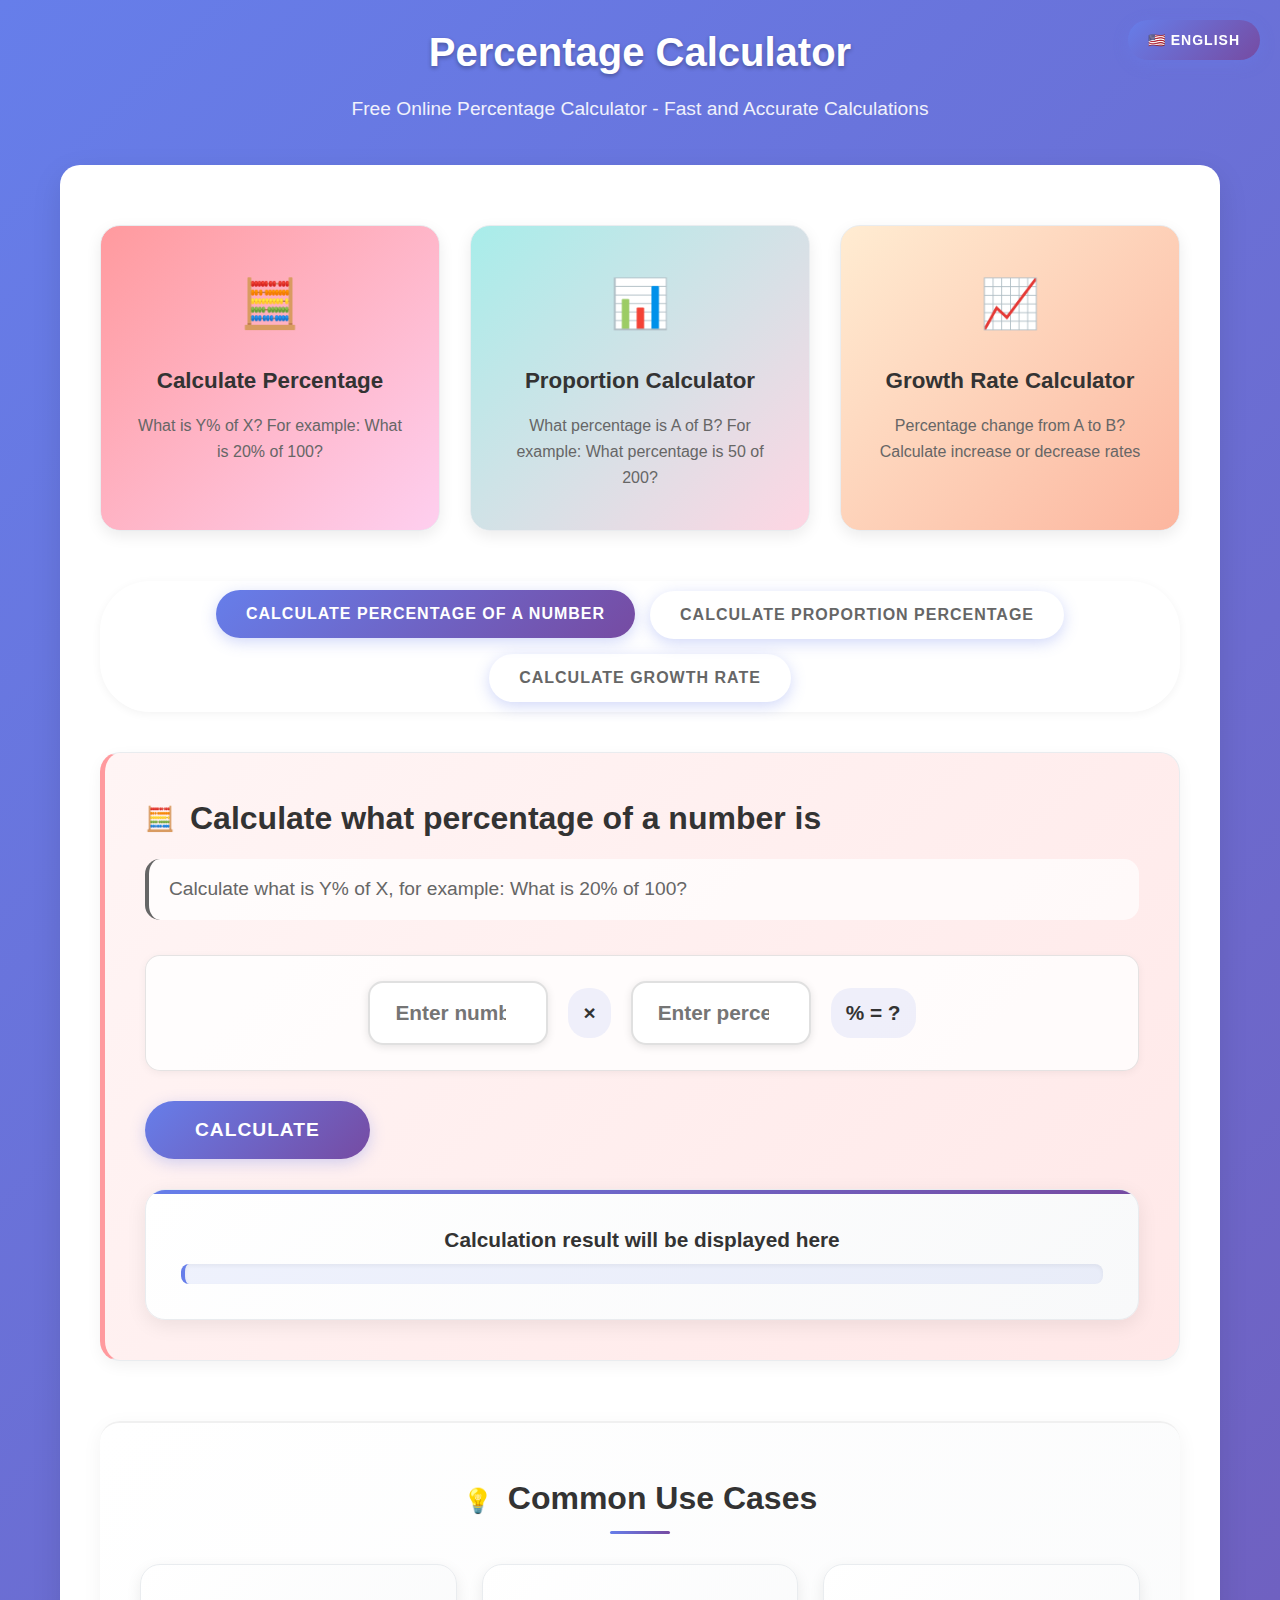
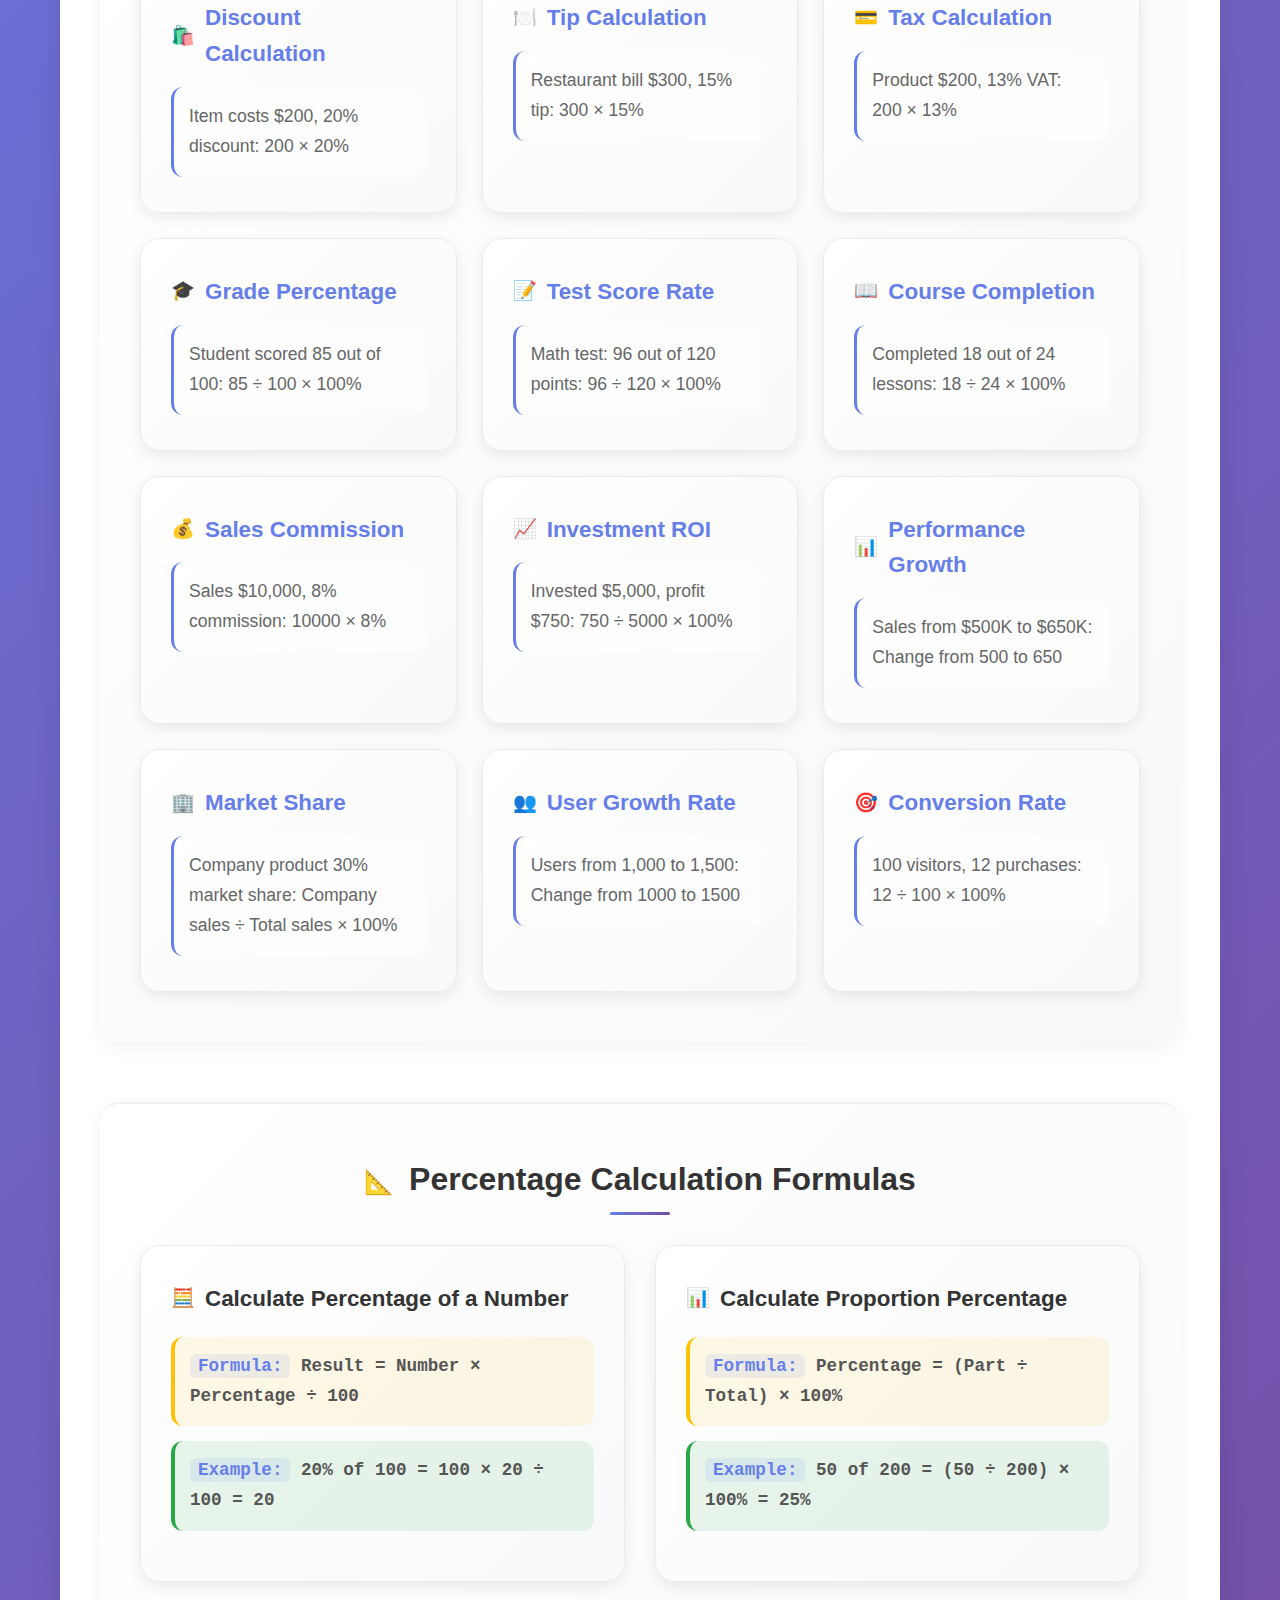
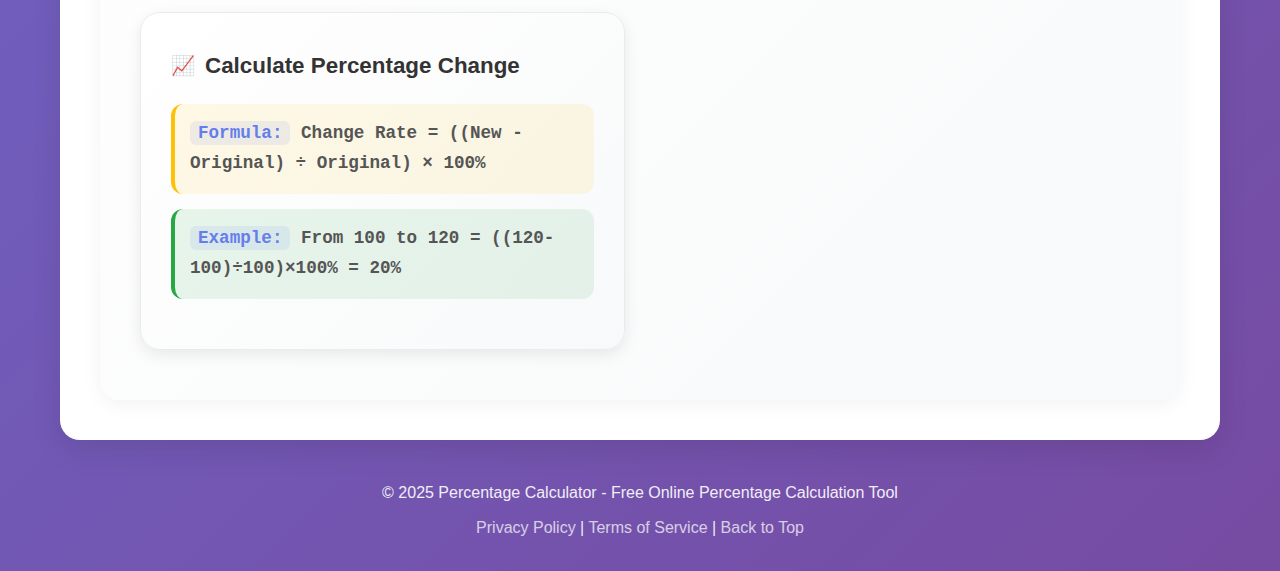
<file: index.html>
<!DOCTYPE html>
<html lang="en">
<head>
    <meta charset="UTF-8">
    <meta name="viewport" content="width=device-width, initial-scale=1.0">
    <meta name="description" content="Free Online Percentage Calculator - Calculate percentages, proportions, growth rates and more. Easy-to-use online percentage calculation tool.">
    <meta name="keywords" content="percentage calculator,online percentage calculator,calculate percentage,percentage tool,proportion calculator,growth rate calculator">
    <title>Percentage Calculator - Free Online Percentage, Proportion & Growth Rate Calculator</title>
    <link rel="stylesheet" href="style.css">
    
    <!-- Hreflang tags for SEO -->
    <link rel="alternate" hreflang="x-default" href="./index.html" />
    <link rel="alternate" hreflang="zh" href="./zh/index.html" />
    <link rel="alternate" hreflang="es" href="./es/index.html" />
    <link rel="alternate" hreflang="ja" href="./ja/index.html" />
    <link rel="alternate" hreflang="ko" href="./ko/index.html" />
</head>
<body>
    <div class="container">
        <!-- Language Switcher -->
        <div class="language-switcher">
            <div class="language-menu">
                <button class="current-lang">🇺🇸 English</button>
                <div class="lang-dropdown">
                    <a href="./zh/index.html">🇨🇳 中文</a>
                    <a href="./es/index.html">🇪🇸 Español</a>
                    <a href="./ja/index.html">🇯🇵 日本語</a>
                    <a href="./ko/index.html">🇰🇷 한국어</a>
                </div>
            </div>
        </div>

        <header>
            <h1>Percentage Calculator</h1>
            <p class="subtitle">Free Online Percentage Calculator - Fast and Accurate Calculations</p>
        </header>

        <main>
            <div class="feature-cards">
                <div class="feature-card" onclick="switchTab('percent-of')">
                    <div class="feature-icon">🧮</div>
                    <h3>Calculate Percentage</h3>
                    <p>What is Y% of X? For example: What is 20% of 100?</p>
                </div>
                <div class="feature-card" onclick="switchTab('percentage-of')">
                    <div class="feature-icon">📊</div>
                    <h3>Proportion Calculator</h3>
                    <p>What percentage is A of B? For example: What percentage is 50 of 200?</p>
                </div>
                <div class="feature-card" onclick="switchTab('percentage-change')">
                    <div class="feature-icon">📈</div>
                    <h3>Growth Rate Calculator</h3>
                    <p>Percentage change from A to B? Calculate increase or decrease rates</p>
                </div>
            </div>

            <div class="calculator-tabs">
                <button class="tab-btn active" data-tab="percent-of">Calculate Percentage of a Number</button>
                <button class="tab-btn" data-tab="percentage-of">Calculate Proportion Percentage</button>
                <button class="tab-btn" data-tab="percentage-change">Calculate Growth Rate</button>
            </div>

            <div class="calculator-content">
                <!-- Calculate Percentage of a Number -->
                <div class="calculator-section active" id="percent-of">
                    <h2>Calculate what percentage of a number is</h2>
                    <p class="section-desc">Calculate what is Y% of X, for example: What is 20% of 100?</p>
                    <div class="input-group">
                        <div class="input-row">
                            <input type="number" id="percent-value" placeholder="Enter number" step="any">
                            <span>×</span>
                            <input type="number" id="percent-rate" placeholder="Enter percentage" step="any">
                            <span>% = ?</span>
                        </div>
                        <button onclick="calculatePercentOf()">Calculate</button>
                    </div>
                    <div class="result" id="percent-of-result">
                        <div class="result-text">Calculation result will be displayed here</div>
                        <div class="result-formula"></div>
                    </div>
                </div>

                <!-- Calculate Proportion Percentage -->
                <div class="calculator-section" id="percentage-of">
                    <h2>Calculate what percentage one number is of another</h2>
                    <p class="section-desc">Calculate what percentage A is of B, for example: What percentage is 50 of 200?</p>
                    <div class="input-group">
                        <div class="input-row">
                            <input type="number" id="part-value" placeholder="Enter part value" step="any">
                            <span>÷</span>
                            <input type="number" id="total-value" placeholder="Enter total value" step="any">
                            <span>× 100% = ?</span>
                        </div>
                        <button onclick="calculatePercentageOf()">Calculate</button>
                    </div>
                    <div class="result" id="percentage-of-result">
                        <div class="result-text">Calculation result will be displayed here</div>
                        <div class="result-formula"></div>
                    </div>
                </div>

                <!-- Calculate Growth Rate -->
                <div class="calculator-section" id="percentage-change">
                    <h2>Calculate percentage change from one number to another</h2>
                    <p class="section-desc">Calculate percentage change from A to B, including increases and decreases</p>
                    <div class="input-group">
                        <div class="input-row">
                            <span>From</span>
                            <input type="number" id="old-value" placeholder="Original value" step="any">
                            <span>to</span>
                            <input type="number" id="new-value" placeholder="New value" step="any">
                            <span>= ?% change</span>
                        </div>
                        <button onclick="calculatePercentageChange()">Calculate</button>
                    </div>
                    <div class="result" id="percentage-change-result">
                        <div class="result-text">Calculation result will be displayed here</div>
                        <div class="result-formula"></div>
                    </div>
                </div>
            </div>

            <div class="usage-examples">
                <h3>Common Use Cases</h3>
                <div class="examples-grid">
                    <!-- Shopping & Consumer -->
                    <div class="example-card">
                        <h4>Discount Calculation</h4>
                        <p>Item costs $200, 20% discount: 200 × 20%</p>
                    </div>
                    <div class="example-card">
                        <h4>Tip Calculation</h4>
                        <p>Restaurant bill $300, 15% tip: 300 × 15%</p>
                    </div>
                    <div class="example-card">
                        <h4>Tax Calculation</h4>
                        <p>Product $200, 13% VAT: 200 × 13%</p>
                    </div>

                    <!-- Education & Grades -->
                    <div class="example-card">
                        <h4>Grade Percentage</h4>
                        <p>Student scored 85 out of 100: 85 ÷ 100 × 100%</p>
                    </div>
                    <div class="example-card">
                        <h4>Test Score Rate</h4>
                        <p>Math test: 96 out of 120 points: 96 ÷ 120 × 100%</p>
                    </div>
                    <div class="example-card">
                        <h4>Course Completion</h4>
                        <p>Completed 18 out of 24 lessons: 18 ÷ 24 × 100%</p>
                    </div>

                    <!-- Business & Investment -->
                    <div class="example-card">
                        <h4>Sales Commission</h4>
                        <p>Sales $10,000, 8% commission: 10000 × 8%</p>
                    </div>
                    <div class="example-card">
                        <h4>Investment ROI</h4>
                        <p>Invested $5,000, profit $750: 750 ÷ 5000 × 100%</p>
                    </div>
                    <div class="example-card">
                        <h4>Performance Growth</h4>
                        <p>Sales from $500K to $650K: Change from 500 to 650</p>
                    </div>

                    <!-- Data Analysis -->
                    <div class="example-card">
                        <h4>Market Share</h4>
                        <p>Company product 30% market share: Company sales ÷ Total sales × 100%</p>
                    </div>
                    <div class="example-card">
                        <h4>User Growth Rate</h4>
                        <p>Users from 1,000 to 1,500: Change from 1000 to 1500</p>
                    </div>
                    <div class="example-card">
                        <h4>Conversion Rate</h4>
                        <p>100 visitors, 12 purchases: 12 ÷ 100 × 100%</p>
                    </div>
                </div>
            </div>

            <div class="formula-explanation">
                <h3>Percentage Calculation Formulas</h3>
                <div class="formula-grid">
                    <div class="formula-item">
                        <h4>Calculate Percentage of a Number</h4>
                        <p><strong>Formula:</strong> Result = Number × Percentage ÷ 100</p>
                        <p><strong>Example:</strong> 20% of 100 = 100 × 20 ÷ 100 = 20</p>
                    </div>
                    <div class="formula-item">
                        <h4>Calculate Proportion Percentage</h4>
                        <p><strong>Formula:</strong> Percentage = (Part ÷ Total) × 100%</p>
                        <p><strong>Example:</strong> 50 of 200 = (50 ÷ 200) × 100% = 25%</p>
                    </div>
                    <div class="formula-item">
                        <h4>Calculate Percentage Change</h4>
                        <p><strong>Formula:</strong> Change Rate = ((New - Original) ÷ Original) × 100%</p>
                        <p><strong>Example:</strong> From 100 to 120 = ((120-100)÷100)×100% = 20%</p>
                    </div>
                </div>
            </div>
        </main>

        <footer>
            <p>&copy; 2025 Percentage Calculator - Free Online Percentage Calculation Tool</p>
            <p class="footer-links">
                <a href="privacy-policy.html">Privacy Policy</a> | 
                <a href="terms-of-service.html">Terms of Service</a> | 
                <a href="#" onclick="scrollToTop()">Back to Top</a>
            </p>
        </footer>
    </div>

    <script src="script.js"></script>
</body>
</html>
</file>
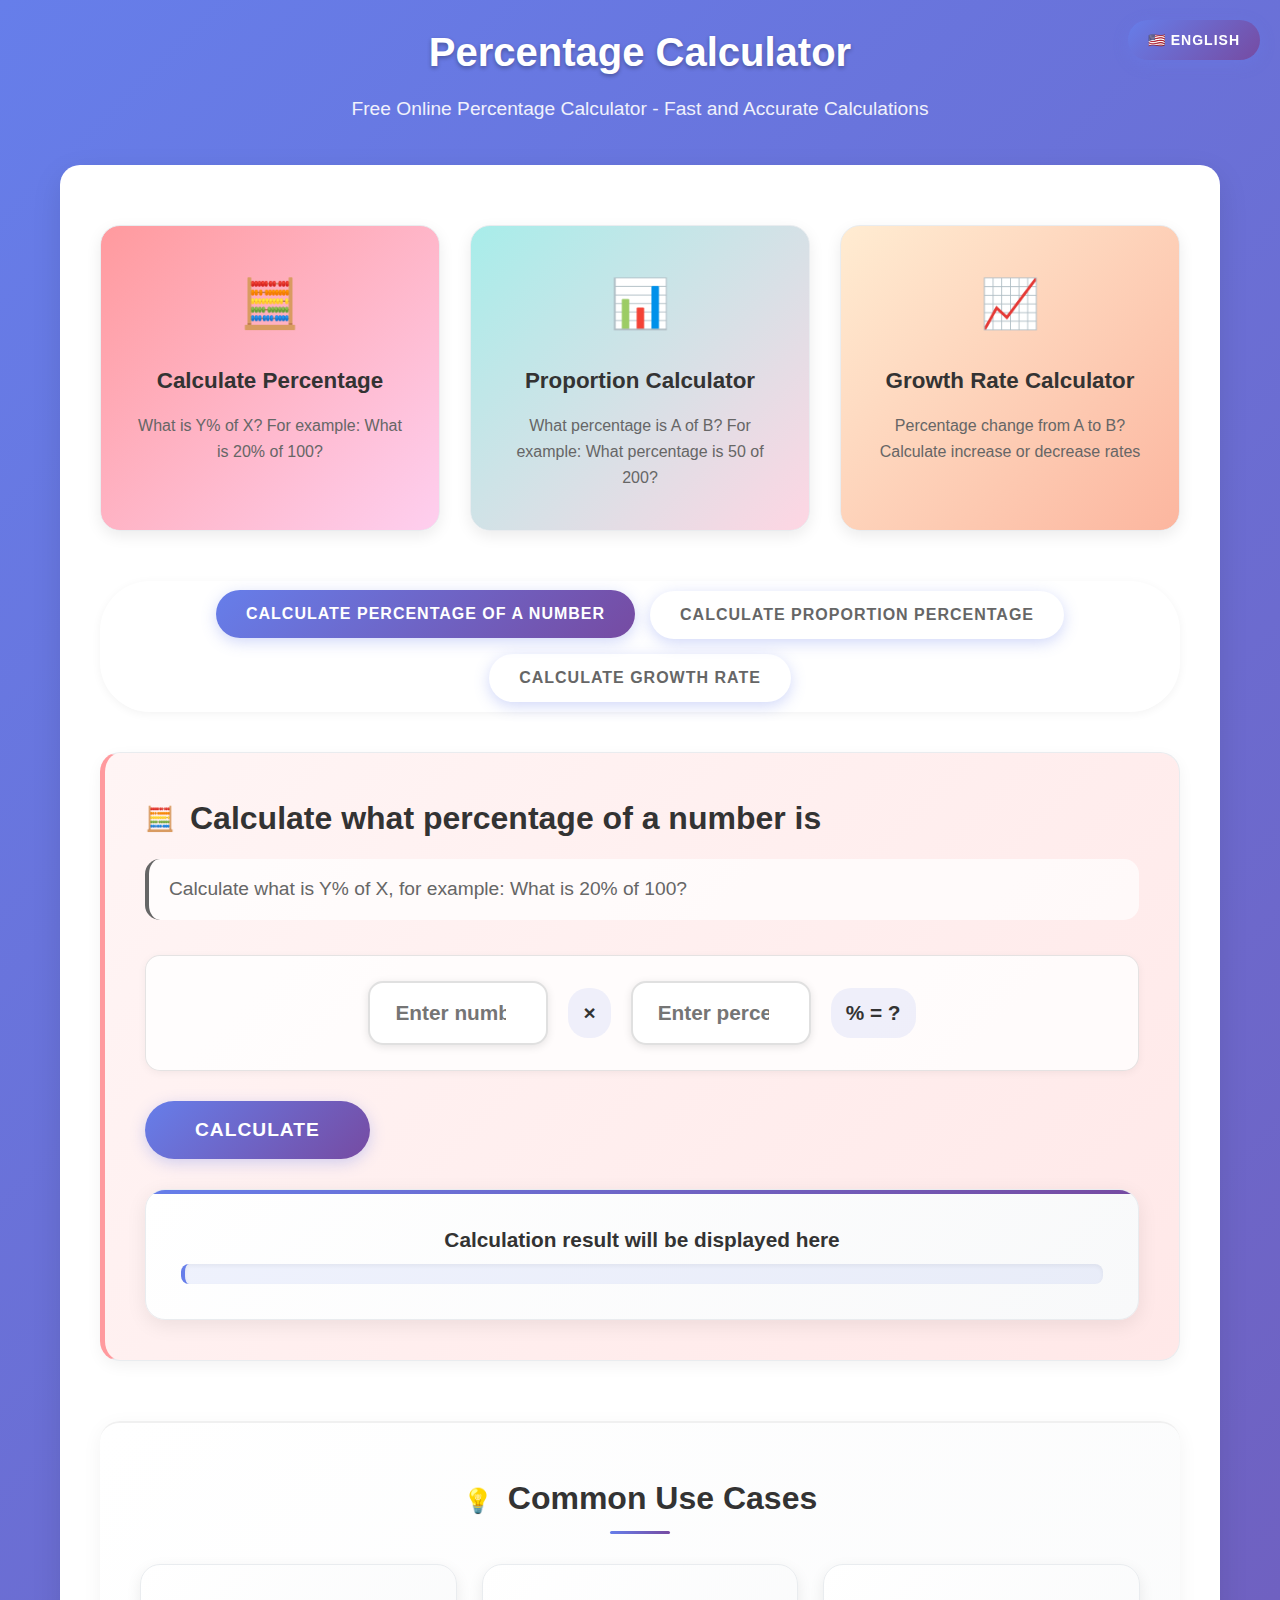
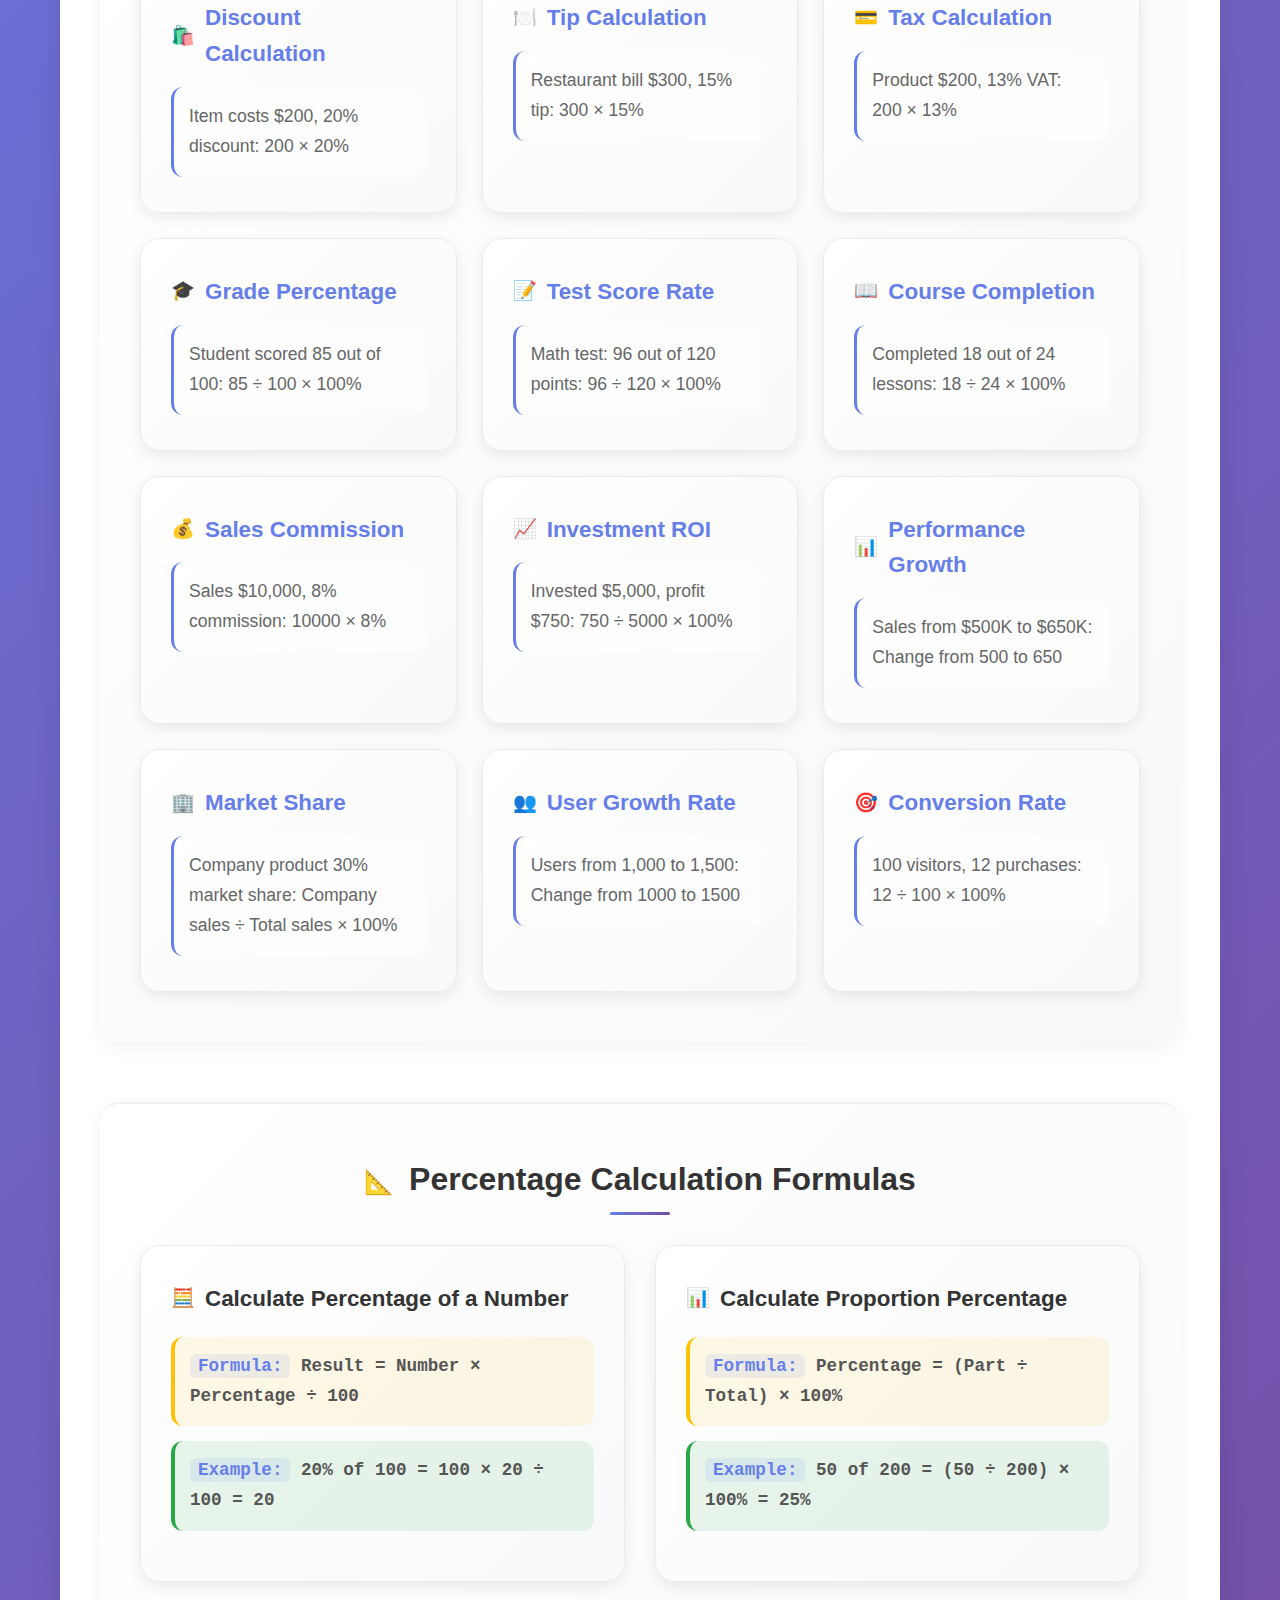
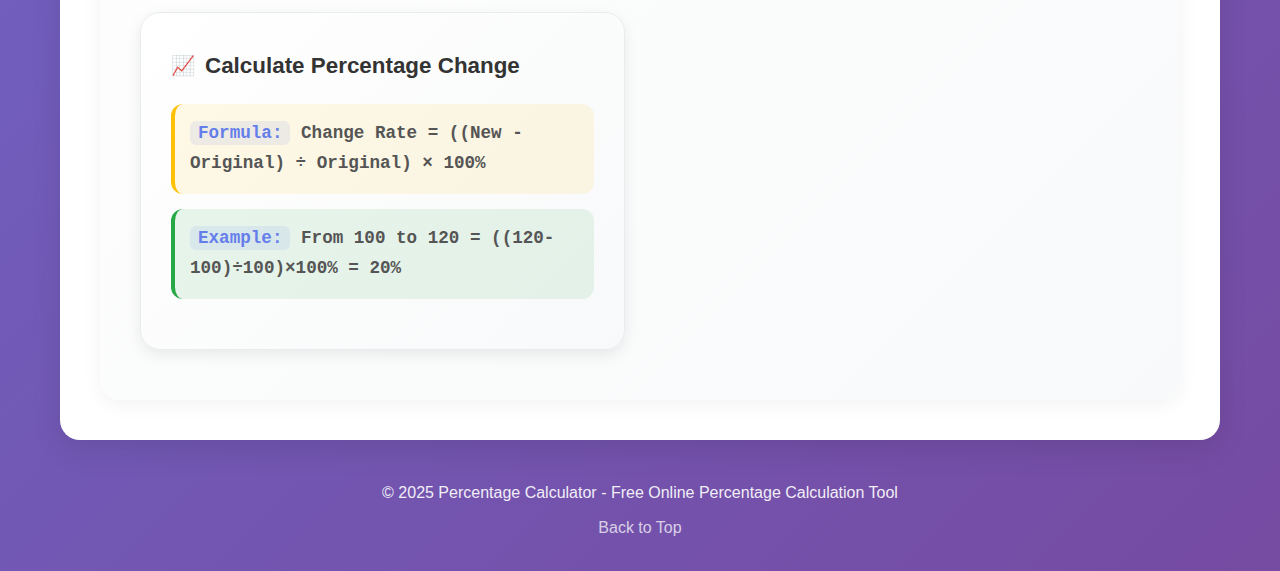
<file: en/index.html>
<!DOCTYPE html>
<html lang="en">
<head>
    <meta charset="UTF-8">
    <meta name="viewport" content="width=device-width, initial-scale=1.0">
    <meta name="description" content="Free Online Percentage Calculator - Calculate percentages, proportions, growth rates and more. Easy-to-use online percentage calculation tool.">
    <meta name="keywords" content="percentage calculator,online percentage calculator,calculate percentage,percentage tool,proportion calculator,growth rate calculator">
    <title>Percentage Calculator - Free Online Percentage, Proportion & Growth Rate Calculator</title>
    <link rel="stylesheet" href="../style.css">
    
    <!-- Hreflang tags for SEO -->
    <link rel="alternate" hreflang="x-default" href="../index.html" />
    <link rel="alternate" hreflang="en" href="../en/index.html" />
    <link rel="alternate" hreflang="zh" href="../zh/index.html" />
    <link rel="alternate" hreflang="es" href="../es/index.html" />
    <link rel="alternate" hreflang="ja" href="../ja/index.html" />
    <link rel="alternate" hreflang="ko" href="../ko/index.html" />
    <link rel="alternate" hreflang="fr" href="../fr/index.html" />
    <link rel="alternate" hreflang="de" href="../de/index.html" />
    <link rel="alternate" hreflang="ru" href="../ru/index.html" />
    <link rel="alternate" hreflang="pt" href="../pt/index.html" />
    <link rel="alternate" hreflang="it" href="../it/index.html" />
</head>
<body>
    <div class="container">
        <!-- Language Switcher -->
        <div class="language-switcher">
            <div class="language-menu">
                <button class="current-lang">🇺🇸 English</button>
                <div class="lang-dropdown">
                    <a href="../zh/index.html">🇨🇳 中文</a>
                    <a href="../es/index.html">🇪🇸 Español</a>
                    <a href="../ja/index.html">🇯🇵 日本語</a>
                    <a href="../ko/index.html">🇰🇷 한국어</a>
                    <a href="../fr/index.html">🇫🇷 Français</a>
                    <a href="../de/index.html">🇩🇪 Deutsch</a>
                    <a href="../ru/index.html">🇷🇺 Русский</a>
                    <a href="../pt/index.html">🇵🇹 Português</a>
                    <a href="../it/index.html">🇮🇹 Italiano</a>
                </div>
            </div>
        </div>

        <header>
            <h1>Percentage Calculator</h1>
            <p class="subtitle">Free Online Percentage Calculator - Fast and Accurate Calculations</p>
        </header>

        <main>
            <div class="feature-cards">
                <div class="feature-card" onclick="switchTab('percent-of')">
                    <div class="feature-icon">🧮</div>
                    <h3>Calculate Percentage</h3>
                    <p>What is Y% of X? For example: What is 20% of 100?</p>
                </div>
                <div class="feature-card" onclick="switchTab('percentage-of')">
                    <div class="feature-icon">📊</div>
                    <h3>Proportion Calculator</h3>
                    <p>What percentage is A of B? For example: What percentage is 50 of 200?</p>
                </div>
                <div class="feature-card" onclick="switchTab('percentage-change')">
                    <div class="feature-icon">📈</div>
                    <h3>Growth Rate Calculator</h3>
                    <p>Percentage change from A to B? Calculate increase or decrease rates</p>
                </div>
            </div>

            <div class="calculator-tabs">
                <button class="tab-btn active" data-tab="percent-of">Calculate Percentage of a Number</button>
                <button class="tab-btn" data-tab="percentage-of">Calculate Proportion Percentage</button>
                <button class="tab-btn" data-tab="percentage-change">Calculate Growth Rate</button>
            </div>

            <div class="calculator-content">
                <!-- Calculate Percentage of a Number -->
                <div class="calculator-section active" id="percent-of">
                    <h2>Calculate what percentage of a number is</h2>
                    <p class="section-desc">Calculate what is Y% of X, for example: What is 20% of 100?</p>
                    <div class="input-group">
                        <div class="input-row">
                            <input type="number" id="percent-value" placeholder="Enter number" step="any">
                            <span>×</span>
                            <input type="number" id="percent-rate" placeholder="Enter percentage" step="any">
                            <span>% = ?</span>
                        </div>
                        <button onclick="calculatePercentOf()">Calculate</button>
                    </div>
                    <div class="result" id="percent-of-result">
                        <div class="result-text">Calculation result will be displayed here</div>
                        <div class="result-formula"></div>
                    </div>
                </div>

                <!-- Calculate Proportion Percentage -->
                <div class="calculator-section" id="percentage-of">
                    <h2>Calculate what percentage one number is of another</h2>
                    <p class="section-desc">Calculate what percentage A is of B, for example: What percentage is 50 of 200?</p>
                    <div class="input-group">
                        <div class="input-row">
                            <input type="number" id="part-value" placeholder="Enter part value" step="any">
                            <span>÷</span>
                            <input type="number" id="total-value" placeholder="Enter total value" step="any">
                            <span>× 100% = ?</span>
                        </div>
                        <button onclick="calculatePercentageOf()">Calculate</button>
                    </div>
                    <div class="result" id="percentage-of-result">
                        <div class="result-text">Calculation result will be displayed here</div>
                        <div class="result-formula"></div>
                    </div>
                </div>

                <!-- Calculate Growth Rate -->
                <div class="calculator-section" id="percentage-change">
                    <h2>Calculate percentage change from one number to another</h2>
                    <p class="section-desc">Calculate percentage change from A to B, including increases and decreases</p>
                    <div class="input-group">
                        <div class="input-row">
                            <span>From</span>
                            <input type="number" id="old-value" placeholder="Original value" step="any">
                            <span>to</span>
                            <input type="number" id="new-value" placeholder="New value" step="any">
                            <span>= ?% change</span>
                        </div>
                        <button onclick="calculatePercentageChange()">Calculate</button>
                    </div>
                    <div class="result" id="percentage-change-result">
                        <div class="result-text">Calculation result will be displayed here</div>
                        <div class="result-formula"></div>
                    </div>
                </div>
            </div>

            <div class="usage-examples">
                <h3>Common Use Cases</h3>
                <div class="examples-grid">
                    <!-- Shopping & Consumer -->
                    <div class="example-card">
                        <h4>Discount Calculation</h4>
                        <p>Item costs $200, 20% discount: 200 × 20%</p>
                    </div>
                    <div class="example-card">
                        <h4>Tip Calculation</h4>
                        <p>Restaurant bill $300, 15% tip: 300 × 15%</p>
                    </div>
                    <div class="example-card">
                        <h4>Tax Calculation</h4>
                        <p>Product $200, 13% VAT: 200 × 13%</p>
                    </div>

                    <!-- Education & Grades -->
                    <div class="example-card">
                        <h4>Grade Percentage</h4>
                        <p>Student scored 85 out of 100: 85 ÷ 100 × 100%</p>
                    </div>
                    <div class="example-card">
                        <h4>Test Score Rate</h4>
                        <p>Math test: 96 out of 120 points: 96 ÷ 120 × 100%</p>
                    </div>
                    <div class="example-card">
                        <h4>Course Completion</h4>
                        <p>Completed 18 out of 24 lessons: 18 ÷ 24 × 100%</p>
                    </div>

                    <!-- Business & Investment -->
                    <div class="example-card">
                        <h4>Sales Commission</h4>
                        <p>Sales $10,000, 8% commission: 10000 × 8%</p>
                    </div>
                    <div class="example-card">
                        <h4>Investment ROI</h4>
                        <p>Invested $5,000, profit $750: 750 ÷ 5000 × 100%</p>
                    </div>
                    <div class="example-card">
                        <h4>Performance Growth</h4>
                        <p>Sales from $500K to $650K: Change from 500 to 650</p>
                    </div>

                    <!-- Data Analysis -->
                    <div class="example-card">
                        <h4>Market Share</h4>
                        <p>Company product 30% market share: Company sales ÷ Total sales × 100%</p>
                    </div>
                    <div class="example-card">
                        <h4>User Growth Rate</h4>
                        <p>Users from 1,000 to 1,500: Change from 1000 to 1500</p>
                    </div>
                    <div class="example-card">
                        <h4>Conversion Rate</h4>
                        <p>100 visitors, 12 purchases: 12 ÷ 100 × 100%</p>
                    </div>
                </div>
            </div>

            <div class="formula-explanation">
                <h3>Percentage Calculation Formulas</h3>
                <div class="formula-grid">
                    <div class="formula-item">
                        <h4>Calculate Percentage of a Number</h4>
                        <p><strong>Formula:</strong> Result = Number × Percentage ÷ 100</p>
                        <p><strong>Example:</strong> 20% of 100 = 100 × 20 ÷ 100 = 20</p>
                    </div>
                    <div class="formula-item">
                        <h4>Calculate Proportion Percentage</h4>
                        <p><strong>Formula:</strong> Percentage = (Part ÷ Total) × 100%</p>
                        <p><strong>Example:</strong> 50 of 200 = (50 ÷ 200) × 100% = 25%</p>
                    </div>
                    <div class="formula-item">
                        <h4>Calculate Percentage Change</h4>
                        <p><strong>Formula:</strong> Change Rate = ((New - Original) ÷ Original) × 100%</p>
                        <p><strong>Example:</strong> From 100 to 120 = ((120-100)÷100)×100% = 20%</p>
                    </div>
                </div>
            </div>
        </main>

        <footer>
            <p>&copy; 2025 Percentage Calculator - Free Online Percentage Calculation Tool</p>
            <p class="footer-links">
                <a href="#" onclick="scrollToTop()">Back to Top</a>
            </p>
        </footer>
    </div>

    <script src="script.js"></script>
</body>
</html>
</file>
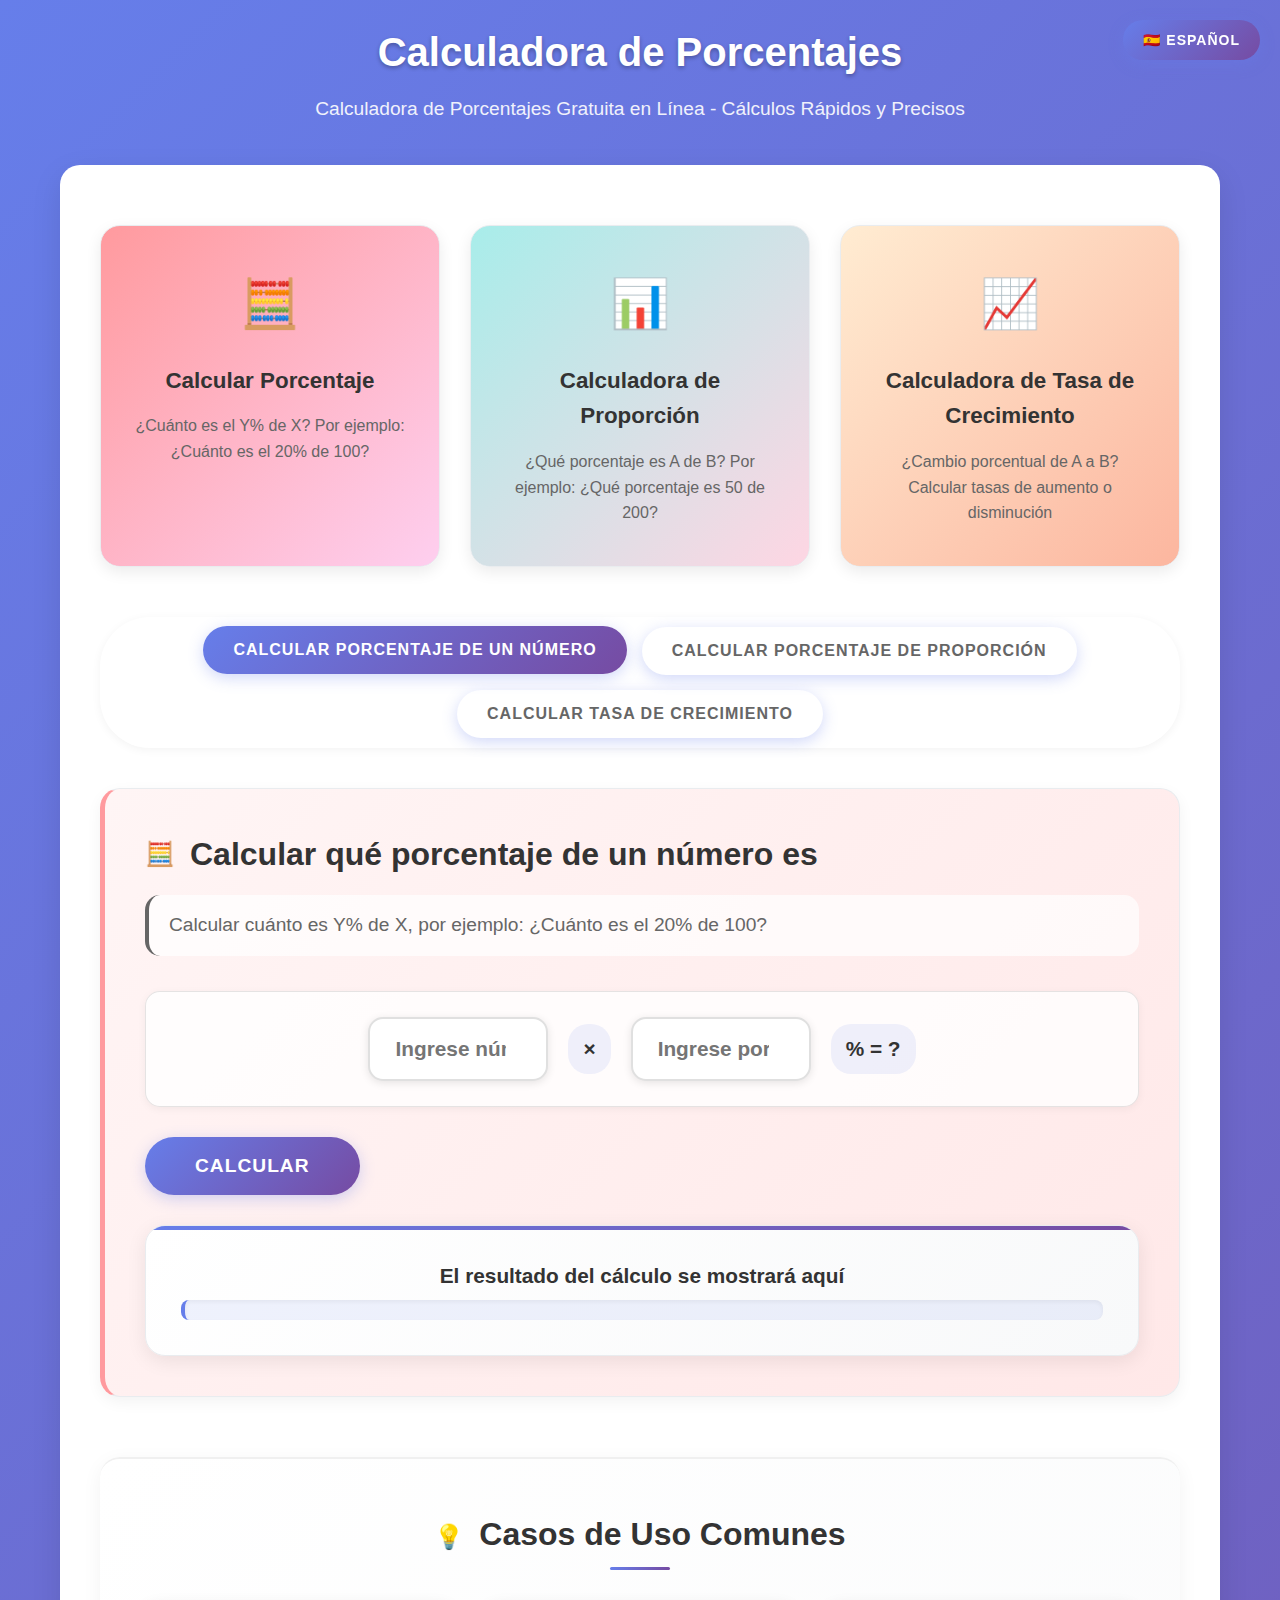
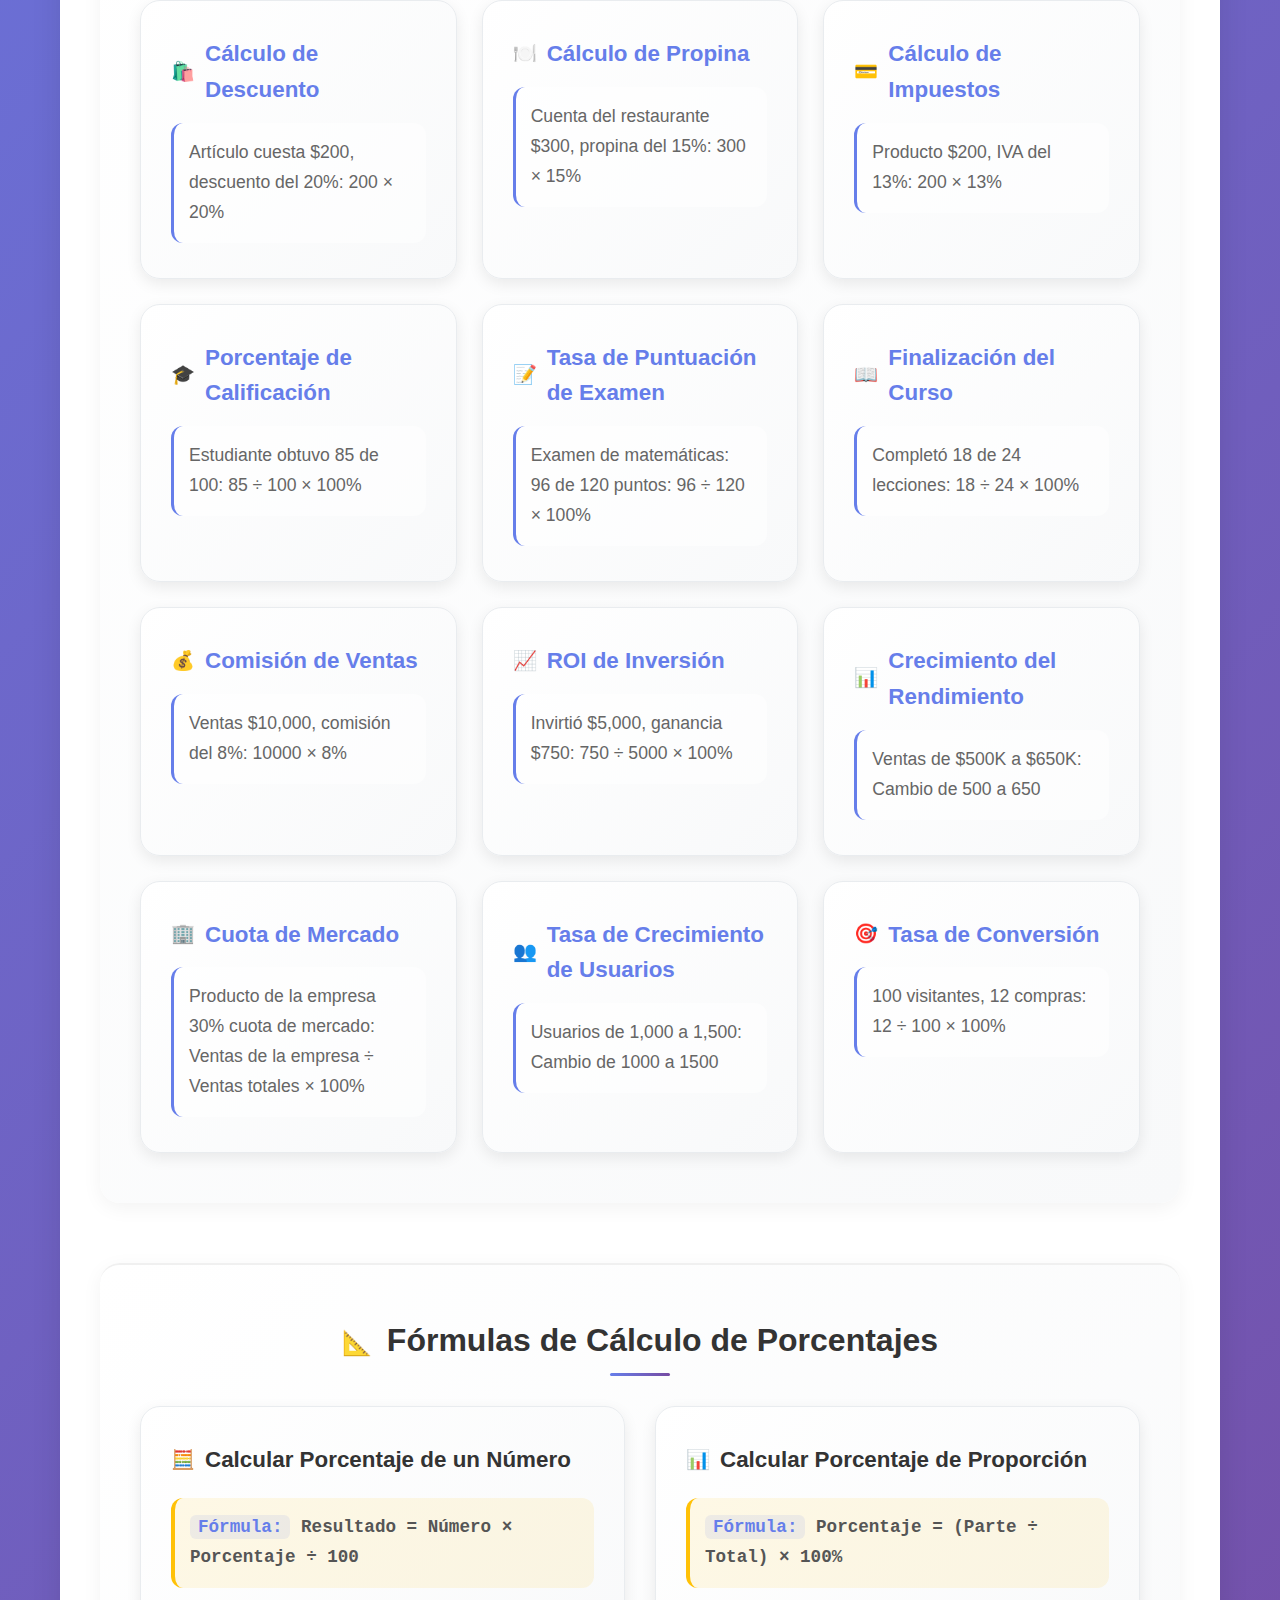
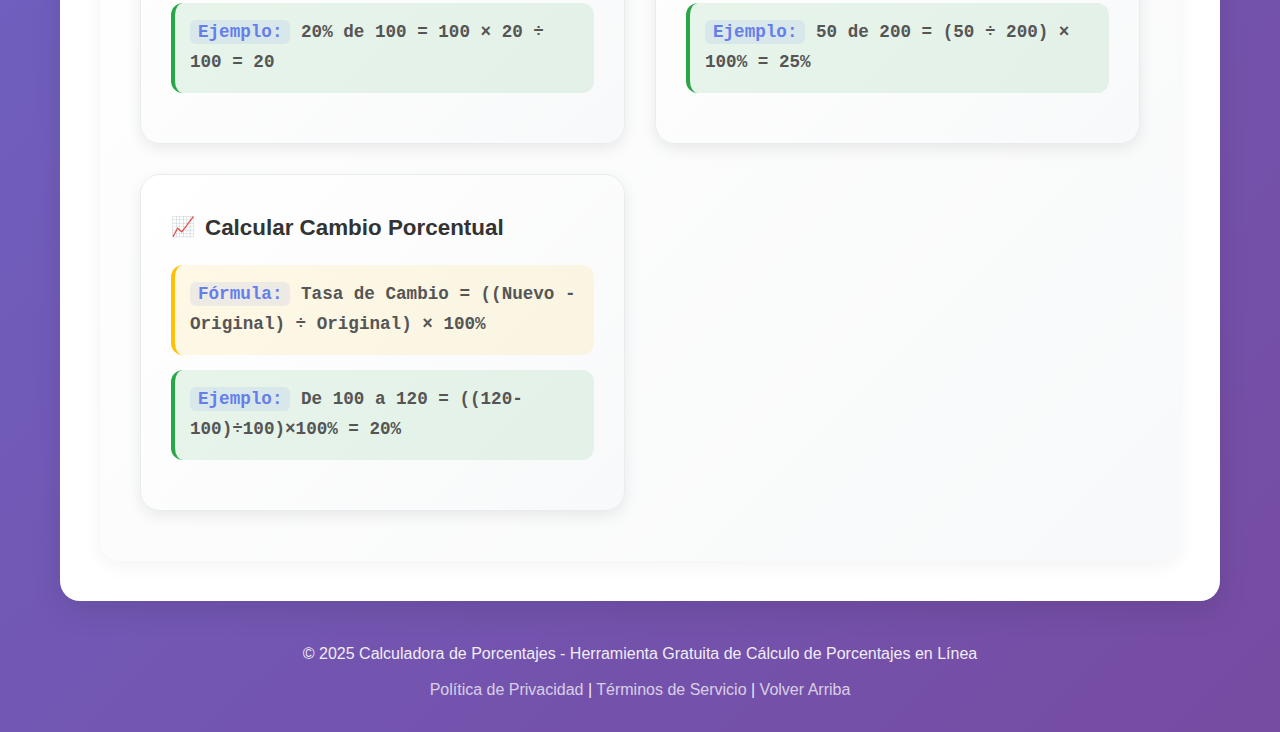
<file: es/index.html>
<!DOCTYPE html>
<html lang="es">
<head>
    <meta charset="UTF-8">
    <meta name="viewport" content="width=device-width, initial-scale=1.0">
    <meta name="description" content="Calculadora de Porcentajes Gratuita en Línea - Calcula porcentajes, proporciones, tasas de crecimiento y más. Herramienta fácil de usar para cálculos de porcentajes.">
    <meta name="keywords" content="calculadora de porcentajes,calculadora de porcentajes en línea,calcular porcentaje,herramienta de porcentajes,calculadora de proporciones,calculadora de tasa de crecimiento">
    <title>Calculadora de Porcentajes - Calculadora Gratuita de Porcentajes, Proporciones y Tasas de Crecimiento</title>
    <link rel="stylesheet" href="../style.css">
    
    <!-- Hreflang tags for SEO -->
    <link rel="alternate" hreflang="x-default" href="../index.html" />
    <link rel="alternate" hreflang="zh" href="../zh/index.html" />
    <link rel="alternate" hreflang="es" href="../es/index.html" />
    <link rel="alternate" hreflang="ja" href="../ja/index.html" />
    <link rel="alternate" hreflang="ko" href="../ko/index.html" />
</head>
<body>
    <div class="container">
        <!-- Language Switcher -->
        <div class="language-switcher">
            <div class="language-menu">
                <button class="current-lang">🇪🇸 Español</button>
                <div class="lang-dropdown">
                    <a href="../index.html">🇺🇸 English</a>
                    <a href="../zh/index.html">🇨🇳 中文</a>
                    <a href="../ja/index.html">🇯🇵 日本語</a>
                    <a href="../ko/index.html">🇰🇷 한국어</a>
                </div>
            </div>
        </div>

        <header>
            <h1>Calculadora de Porcentajes</h1>
            <p class="subtitle">Calculadora de Porcentajes Gratuita en Línea - Cálculos Rápidos y Precisos</p>
        </header>

        <main>
            <div class="feature-cards">
                <div class="feature-card" onclick="switchTab('percent-of')">
                    <div class="feature-icon">🧮</div>
                    <h3>Calcular Porcentaje</h3>
                    <p>¿Cuánto es el Y% de X? Por ejemplo: ¿Cuánto es el 20% de 100?</p>
                </div>
                <div class="feature-card" onclick="switchTab('percentage-of')">
                    <div class="feature-icon">📊</div>
                    <h3>Calculadora de Proporción</h3>
                    <p>¿Qué porcentaje es A de B? Por ejemplo: ¿Qué porcentaje es 50 de 200?</p>
                </div>
                <div class="feature-card" onclick="switchTab('percentage-change')">
                    <div class="feature-icon">📈</div>
                    <h3>Calculadora de Tasa de Crecimiento</h3>
                    <p>¿Cambio porcentual de A a B? Calcular tasas de aumento o disminución</p>
                </div>
            </div>

            <div class="calculator-tabs">
                <button class="tab-btn active" data-tab="percent-of">Calcular Porcentaje de un Número</button>
                <button class="tab-btn" data-tab="percentage-of">Calcular Porcentaje de Proporción</button>
                <button class="tab-btn" data-tab="percentage-change">Calcular Tasa de Crecimiento</button>
            </div>

            <div class="calculator-content">
                <!-- Calcular Porcentaje de un Número -->
                <div class="calculator-section active" id="percent-of">
                    <h2>Calcular qué porcentaje de un número es</h2>
                    <p class="section-desc">Calcular cuánto es Y% de X, por ejemplo: ¿Cuánto es el 20% de 100?</p>
                    <div class="input-group">
                        <div class="input-row">
                            <input type="number" id="percent-value" placeholder="Ingrese número" step="any">
                            <span>×</span>
                            <input type="number" id="percent-rate" placeholder="Ingrese porcentaje" step="any">
                            <span>% = ?</span>
                        </div>
                        <button onclick="calculatePercentOf()">Calcular</button>
                    </div>
                    <div class="result" id="percent-of-result">
                        <div class="result-text">El resultado del cálculo se mostrará aquí</div>
                        <div class="result-formula"></div>
                    </div>
                </div>

                <!-- Calcular Porcentaje de Proporción -->
                <div class="calculator-section" id="percentage-of">
                    <h2>Calcular qué porcentaje es un número de otro</h2>
                    <p class="section-desc">Calcular qué porcentaje es A de B, por ejemplo: ¿Qué porcentaje es 50 de 200?</p>
                    <div class="input-group">
                        <div class="input-row">
                            <input type="number" id="part-value" placeholder="Ingrese valor parcial" step="any">
                            <span>÷</span>
                            <input type="number" id="total-value" placeholder="Ingrese valor total" step="any">
                            <span>× 100% = ?</span>
                        </div>
                        <button onclick="calculatePercentageOf()">Calcular</button>
                    </div>
                    <div class="result" id="percentage-of-result">
                        <div class="result-text">El resultado del cálculo se mostrará aquí</div>
                        <div class="result-formula"></div>
                    </div>
                </div>

                <!-- Calcular Tasa de Crecimiento -->
                <div class="calculator-section" id="percentage-change">
                    <h2>Calcular el cambio porcentual de un número a otro</h2>
                    <p class="section-desc">Calcular el cambio porcentual de A a B, incluyendo aumentos y disminuciones</p>
                    <div class="input-group">
                        <div class="input-row">
                            <span>De</span>
                            <input type="number" id="old-value" placeholder="Valor original" step="any">
                            <span>a</span>
                            <input type="number" id="new-value" placeholder="Valor nuevo" step="any">
                            <span>= ?% cambio</span>
                        </div>
                        <button onclick="calculatePercentageChange()">Calcular</button>
                    </div>
                    <div class="result" id="percentage-change-result">
                        <div class="result-text">El resultado del cálculo se mostrará aquí</div>
                        <div class="result-formula"></div>
                    </div>
                </div>
            </div>

            <div class="usage-examples">
                <h3>Casos de Uso Comunes</h3>
                <div class="examples-grid">
                    <!-- Compras y Consumo -->
                    <div class="example-card">
                        <h4>Cálculo de Descuento</h4>
                        <p>Artículo cuesta $200, descuento del 20%: 200 × 20%</p>
                    </div>
                    <div class="example-card">
                        <h4>Cálculo de Propina</h4>
                        <p>Cuenta del restaurante $300, propina del 15%: 300 × 15%</p>
                    </div>
                    <div class="example-card">
                        <h4>Cálculo de Impuestos</h4>
                        <p>Producto $200, IVA del 13%: 200 × 13%</p>
                    </div>

                    <!-- Educación y Calificaciones -->
                    <div class="example-card">
                        <h4>Porcentaje de Calificación</h4>
                        <p>Estudiante obtuvo 85 de 100: 85 ÷ 100 × 100%</p>
                    </div>
                    <div class="example-card">
                        <h4>Tasa de Puntuación de Examen</h4>
                        <p>Examen de matemáticas: 96 de 120 puntos: 96 ÷ 120 × 100%</p>
                    </div>
                    <div class="example-card">
                        <h4>Finalización del Curso</h4>
                        <p>Completó 18 de 24 lecciones: 18 ÷ 24 × 100%</p>
                    </div>

                    <!-- Negocios e Inversión -->
                    <div class="example-card">
                        <h4>Comisión de Ventas</h4>
                        <p>Ventas $10,000, comisión del 8%: 10000 × 8%</p>
                    </div>
                    <div class="example-card">
                        <h4>ROI de Inversión</h4>
                        <p>Invirtió $5,000, ganancia $750: 750 ÷ 5000 × 100%</p>
                    </div>
                    <div class="example-card">
                        <h4>Crecimiento del Rendimiento</h4>
                        <p>Ventas de $500K a $650K: Cambio de 500 a 650</p>
                    </div>

                    <!-- Análisis de Datos -->
                    <div class="example-card">
                        <h4>Cuota de Mercado</h4>
                        <p>Producto de la empresa 30% cuota de mercado: Ventas de la empresa ÷ Ventas totales × 100%</p>
                    </div>
                    <div class="example-card">
                        <h4>Tasa de Crecimiento de Usuarios</h4>
                        <p>Usuarios de 1,000 a 1,500: Cambio de 1000 a 1500</p>
                    </div>
                    <div class="example-card">
                        <h4>Tasa de Conversión</h4>
                        <p>100 visitantes, 12 compras: 12 ÷ 100 × 100%</p>
                    </div>
                </div>
            </div>

            <div class="formula-explanation">
                <h3>Fórmulas de Cálculo de Porcentajes</h3>
                <div class="formula-grid">
                    <div class="formula-item">
                        <h4>Calcular Porcentaje de un Número</h4>
                        <p><strong>Fórmula:</strong> Resultado = Número × Porcentaje ÷ 100</p>
                        <p><strong>Ejemplo:</strong> 20% de 100 = 100 × 20 ÷ 100 = 20</p>
                    </div>
                    <div class="formula-item">
                        <h4>Calcular Porcentaje de Proporción</h4>
                        <p><strong>Fórmula:</strong> Porcentaje = (Parte ÷ Total) × 100%</p>
                        <p><strong>Ejemplo:</strong> 50 de 200 = (50 ÷ 200) × 100% = 25%</p>
                    </div>
                    <div class="formula-item">
                        <h4>Calcular Cambio Porcentual</h4>
                        <p><strong>Fórmula:</strong> Tasa de Cambio = ((Nuevo - Original) ÷ Original) × 100%</p>
                        <p><strong>Ejemplo:</strong> De 100 a 120 = ((120-100)÷100)×100% = 20%</p>
                    </div>
                </div>
            </div>
        </main>

        <footer>
            <p>&copy; 2025 Calculadora de Porcentajes - Herramienta Gratuita de Cálculo de Porcentajes en Línea</p>
            <p class="footer-links">
                <a href="../privacy-policy.html">Política de Privacidad</a> | 
                <a href="../terms-of-service.html">Términos de Servicio</a> | 
                <a href="#" onclick="scrollToTop()">Volver Arriba</a>
            </p>
        </footer>
    </div>

    <script src="script.js"></script>
</body>
</html>
</file>
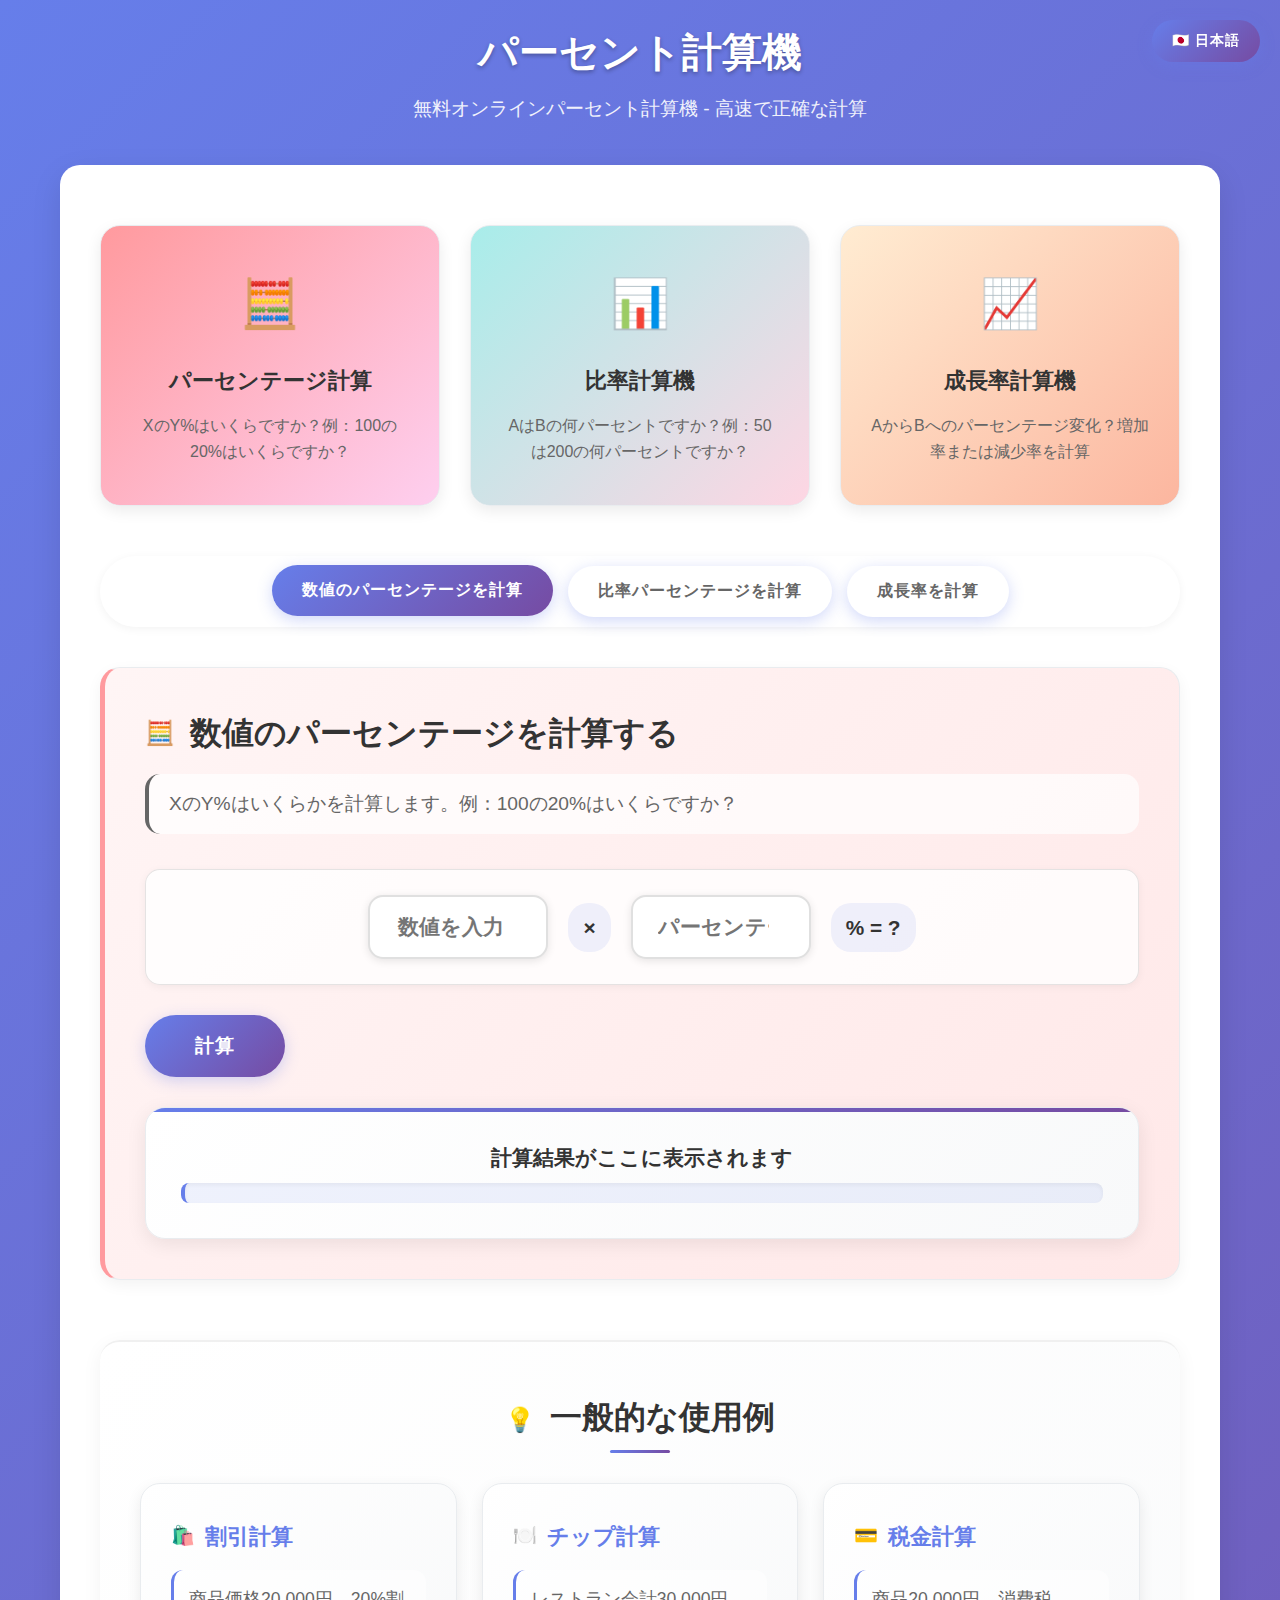
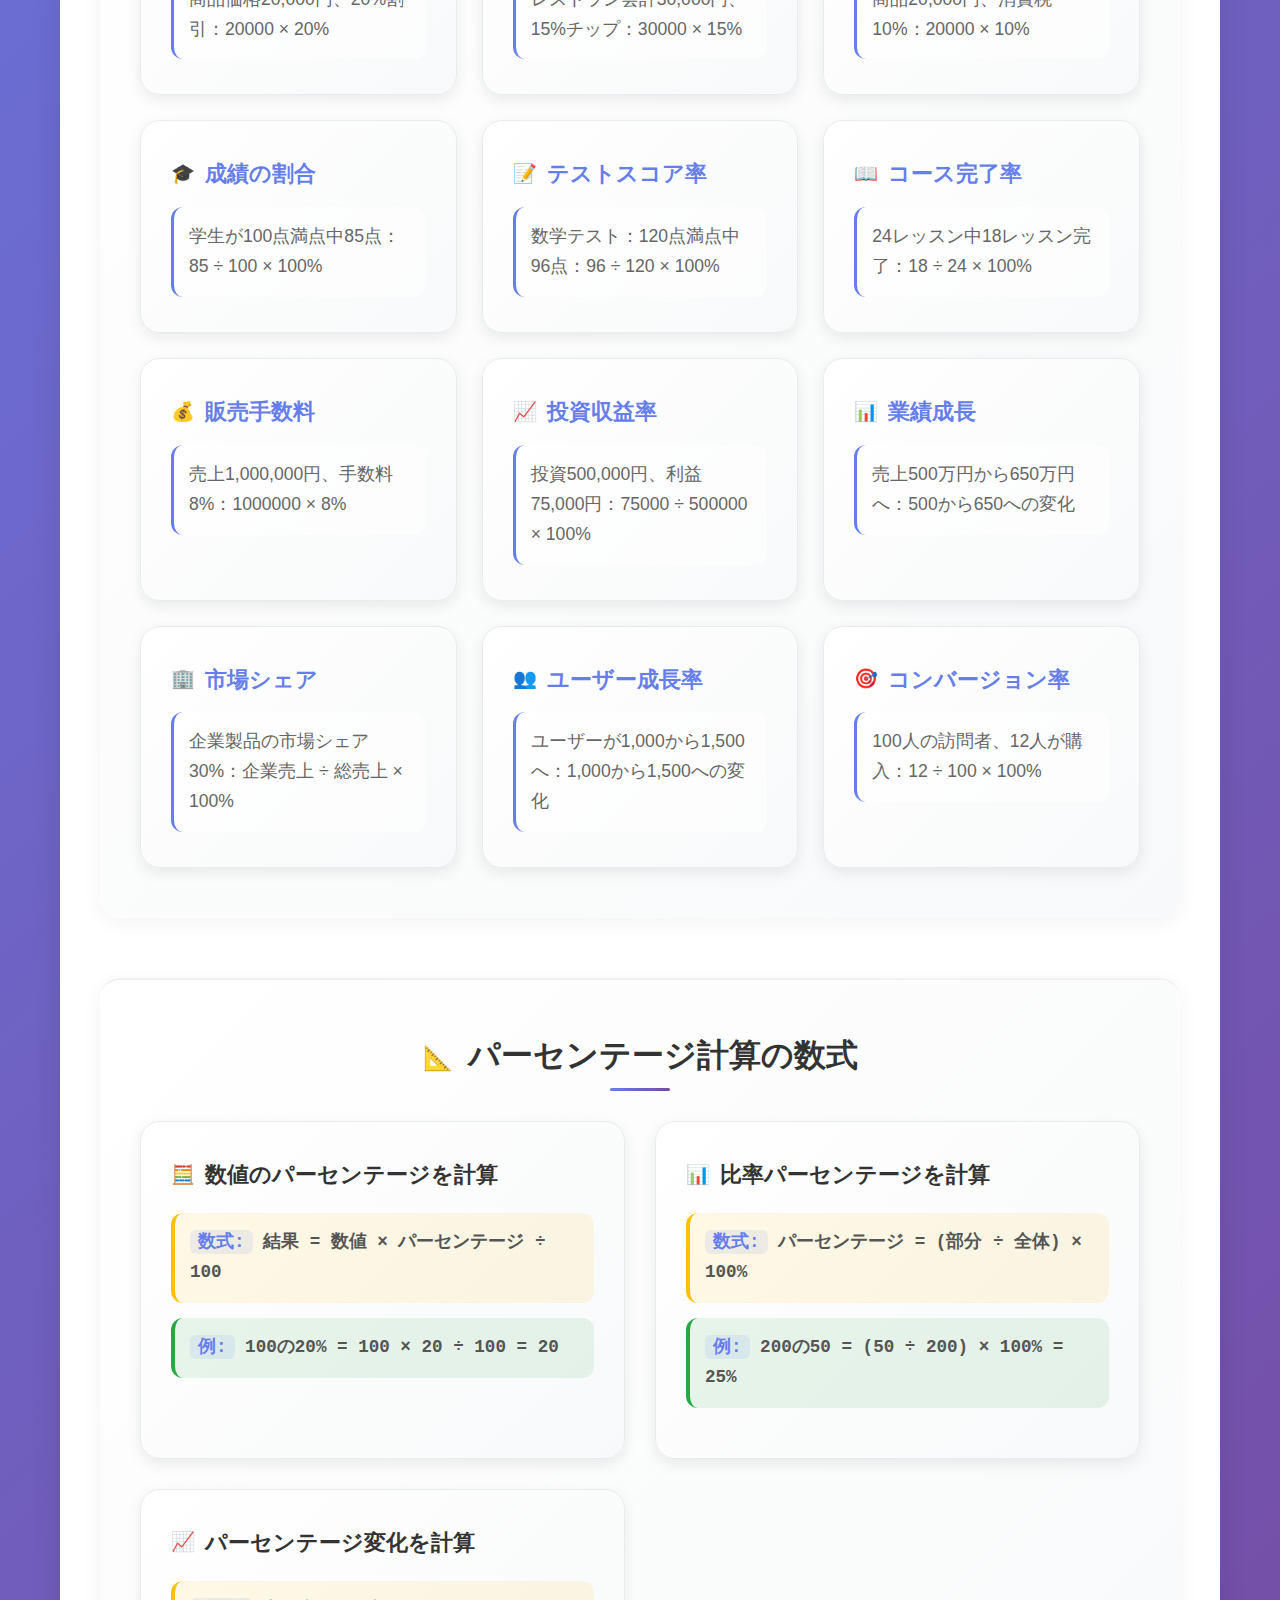
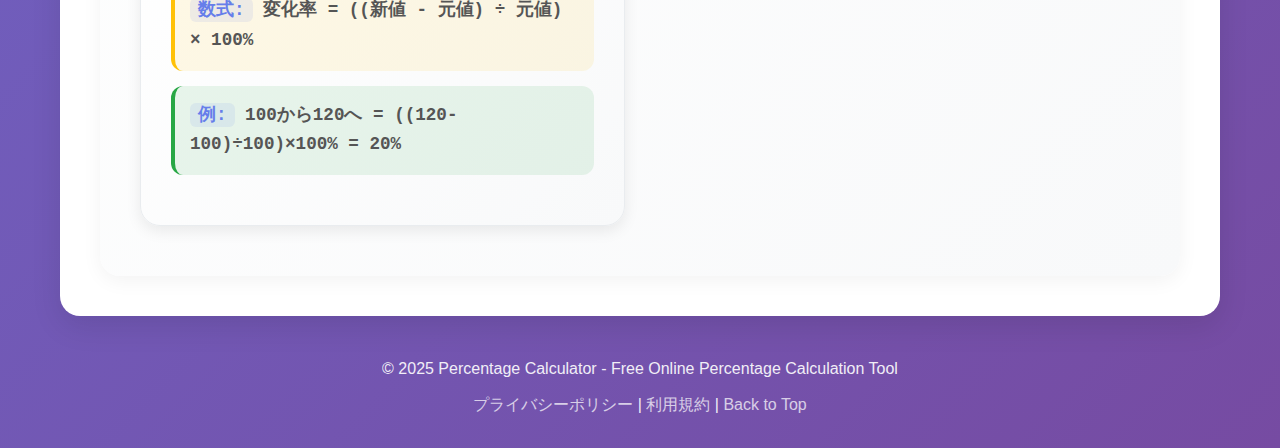
<file: ja/index.html>
<!DOCTYPE html>
<html lang="ja">
<head>
    <meta charset="UTF-8">
    <meta name="viewport" content="width=device-width, initial-scale=1.0">
    <meta name="description" content="無料オンライン パーセント計算機 - パーセンテージ、比率、成長率などを計算します。使いやすいオンラインパーセント計算ツール。">
    <meta name="keywords" content="パーセント計算機,オンラインパーセント計算機,パーセンテージ計算,パーセントツール,比率計算機,成長率計算機">
    <title>パーセント計算機 - 無料オンラインパーセンテージ、比率、成長率計算機</title>
    <link rel="stylesheet" href="../style.css">
    
    <!-- Hreflang tags for SEO -->
    <link rel="alternate" hreflang="x-default" href="../index.html" />
    <link rel="alternate" hreflang="zh" href="../zh/index.html" />
    <link rel="alternate" hreflang="es" href="../es/index.html" />
    <link rel="alternate" hreflang="ja" href="../ja/index.html" />
    <link rel="alternate" hreflang="ko" href="../ko/index.html" />
</head>
<body>
    <div class="container">
        <!-- Language Switcher -->
        <div class="language-switcher">
            <div class="language-menu">
                <button class="current-lang">🇯🇵 日本語</button>
                <div class="lang-dropdown">
                    <a href="../index.html">🇺🇸 English</a>
                    <a href="../zh/index.html">🇨🇳 中文</a>
                    <a href="../es/index.html">🇪🇸 Español</a>
                    <a href="../ko/index.html">🇰🇷 한국어</a>
                </div>
            </div>
        </div>

        <header>
            <h1>パーセント計算機</h1>
            <p class="subtitle">無料オンラインパーセント計算機 - 高速で正確な計算</p>
        </header>

        <main>
            <div class="feature-cards">
                <div class="feature-card" onclick="switchTab('percent-of')">
                    <div class="feature-icon">🧮</div>
                    <h3>パーセンテージ計算</h3>
                    <p>XのY%はいくらですか？例：100の20%はいくらですか？</p>
                </div>
                <div class="feature-card" onclick="switchTab('percentage-of')">
                    <div class="feature-icon">📊</div>
                    <h3>比率計算機</h3>
                    <p>AはBの何パーセントですか？例：50は200の何パーセントですか？</p>
                </div>
                <div class="feature-card" onclick="switchTab('percentage-change')">
                    <div class="feature-icon">📈</div>
                    <h3>成長率計算機</h3>
                    <p>AからBへのパーセンテージ変化？増加率または減少率を計算</p>
                </div>
            </div>

            <div class="calculator-tabs">
                <button class="tab-btn active" data-tab="percent-of">数値のパーセンテージを計算</button>
                <button class="tab-btn" data-tab="percentage-of">比率パーセンテージを計算</button>
                <button class="tab-btn" data-tab="percentage-change">成長率を計算</button>
            </div>

            <div class="calculator-content">
                <!-- 数値のパーセンテージを計算 -->
                <div class="calculator-section active" id="percent-of">
                    <h2>数値のパーセンテージを計算する</h2>
                    <p class="section-desc">XのY%はいくらかを計算します。例：100の20%はいくらですか？</p>
                    <div class="input-group">
                        <div class="input-row">
                            <input type="number" id="percent-value" placeholder="数値を入力" step="any">
                            <span>×</span>
                            <input type="number" id="percent-rate" placeholder="パーセンテージを入力" step="any">
                            <span>% = ?</span>
                        </div>
                        <button onclick="calculatePercentOf()">計算</button>
                    </div>
                    <div class="result" id="percent-of-result">
                        <div class="result-text">計算結果がここに表示されます</div>
                        <div class="result-formula"></div>
                    </div>
                </div>

                <!-- 比率パーセンテージを計算 -->
                <div class="calculator-section" id="percentage-of">
                    <h2>一つの数値が別の数値の何パーセントかを計算する</h2>
                    <p class="section-desc">AはBの何パーセントかを計算します。例：50は200の何パーセントですか？</p>
                    <div class="input-group">
                        <div class="input-row">
                            <input type="number" id="part-value" placeholder="部分値を入力" step="any">
                            <span>÷</span>
                            <input type="number" id="total-value" placeholder="合計値を入力" step="any">
                            <span>× 100% = ?</span>
                        </div>
                        <button onclick="calculatePercentageOf()">計算</button>
                    </div>
                    <div class="result" id="percentage-of-result">
                        <div class="result-text">計算結果がここに表示されます</div>
                        <div class="result-formula"></div>
                    </div>
                </div>

                <!-- 成長率を計算 -->
                <div class="calculator-section" id="percentage-change">
                    <h2>一つの数値から別の数値へのパーセンテージ変化を計算する</h2>
                    <p class="section-desc">AからBへのパーセンテージ変化を計算します。増加と減少を含みます</p>
                    <div class="input-group">
                        <div class="input-row">
                            <span>から</span>
                            <input type="number" id="old-value" placeholder="元の値" step="any">
                            <span>まで</span>
                            <input type="number" id="new-value" placeholder="新しい値" step="any">
                            <span>= ?%変化</span>
                        </div>
                        <button onclick="calculatePercentageChange()">計算</button>
                    </div>
                    <div class="result" id="percentage-change-result">
                        <div class="result-text">計算結果がここに表示されます</div>
                        <div class="result-formula"></div>
                    </div>
                </div>
            </div>

            <div class="usage-examples">
                <h3>一般的な使用例</h3>
                <div class="examples-grid">
                    <!-- ショッピング & 消費 -->
                    <div class="example-card">
                        <h4>割引計算</h4>
                        <p>商品価格20,000円、20%割引：20000 × 20%</p>
                    </div>
                    <div class="example-card">
                        <h4>チップ計算</h4>
                        <p>レストラン会計30,000円、15%チップ：30000 × 15%</p>
                    </div>
                    <div class="example-card">
                        <h4>税金計算</h4>
                        <p>商品20,000円、消費税10%：20000 × 10%</p>
                    </div>

                    <!-- 教育 & 成績 -->
                    <div class="example-card">
                        <h4>成績の割合</h4>
                        <p>学生が100点満点中85点：85 ÷ 100 × 100%</p>
                    </div>
                    <div class="example-card">
                        <h4>テストスコア率</h4>
                        <p>数学テスト：120点満点中96点：96 ÷ 120 × 100%</p>
                    </div>
                    <div class="example-card">
                        <h4>コース完了率</h4>
                        <p>24レッスン中18レッスン完了：18 ÷ 24 × 100%</p>
                    </div>

                    <!-- ビジネス & 投資 -->
                    <div class="example-card">
                        <h4>販売手数料</h4>
                        <p>売上1,000,000円、手数料8%：1000000 × 8%</p>
                    </div>
                    <div class="example-card">
                        <h4>投資収益率</h4>
                        <p>投資500,000円、利益75,000円：75000 ÷ 500000 × 100%</p>
                    </div>
                    <div class="example-card">
                        <h4>業績成長</h4>
                        <p>売上500万円から650万円へ：500から650への変化</p>
                    </div>

                    <!-- Data Analysis -->
                    <div class="example-card">
                        <h4>市場シェア</h4>
                        <p>企業製品の市場シェア30%：企業売上 ÷ 総売上 × 100%</p>
                    </div>
                    <div class="example-card">
                        <h4>ユーザー成長率</h4>
                        <p>ユーザーが1,000から1,500へ：1,000から1,500への変化</p>
                    </div>
                    <div class="example-card">
                        <h4>コンバージョン率</h4>
                        <p>100人の訪問者、12人が購入：12 ÷ 100 × 100%</p>
                    </div>
                </div>
            </div>

            <div class="formula-explanation">
                <h3>パーセンテージ計算の数式</h3>
                <div class="formula-grid">
                    <div class="formula-item">
                        <h4>数値のパーセンテージを計算</h4>
                        <p><strong>数式:</strong> 結果 = 数値 × パーセンテージ ÷ 100</p>
                        <p><strong>例:</strong> 100の20% = 100 × 20 ÷ 100 = 20</p>
                    </div>
                    <div class="formula-item">
                        <h4>比率パーセンテージを計算</h4>
                        <p><strong>数式:</strong> パーセンテージ = (部分 ÷ 全体) × 100%</p>
                        <p><strong>例:</strong> 200の50 = (50 ÷ 200) × 100% = 25%</p>
                    </div>
                    <div class="formula-item">
                        <h4>パーセンテージ変化を計算</h4>
                        <p><strong>数式:</strong> 変化率 = ((新値 - 元値) ÷ 元値) × 100%</p>
                        <p><strong>例:</strong> 100から120へ = ((120-100)÷100)×100% = 20%</p>
                    </div>
                </div>
            </div>
        </main>

        <footer>
            <p>&copy; 2025 Percentage Calculator - Free Online Percentage Calculation Tool</p>
            <p class="footer-links">
                <a href="../privacy-policy.html">プライバシーポリシー</a> | 
                <a href="../terms-of-service.html">利用規約</a> | 
                <a href="#" onclick="scrollToTop()">Back to Top</a>
            </p>
        </footer>
    </div>

    <script src="script.js"></script>
</body>
</html>
</file>
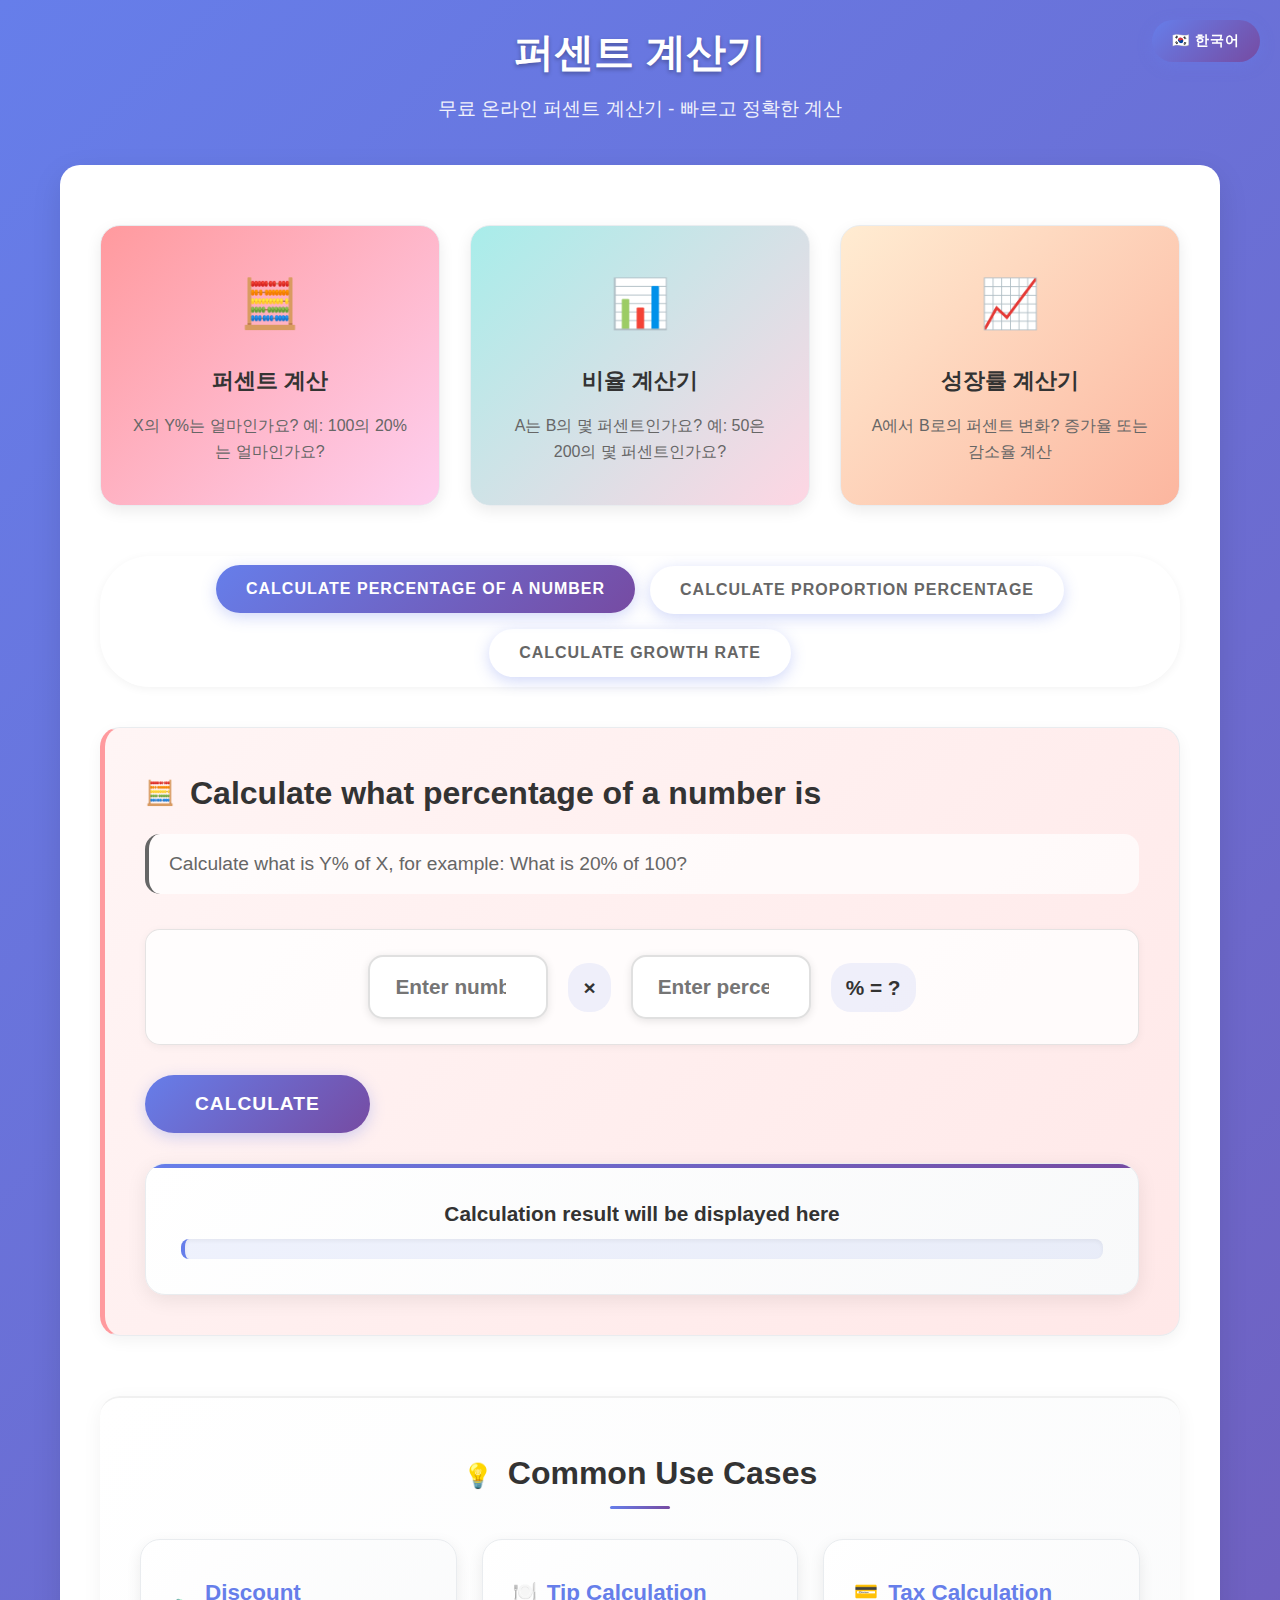
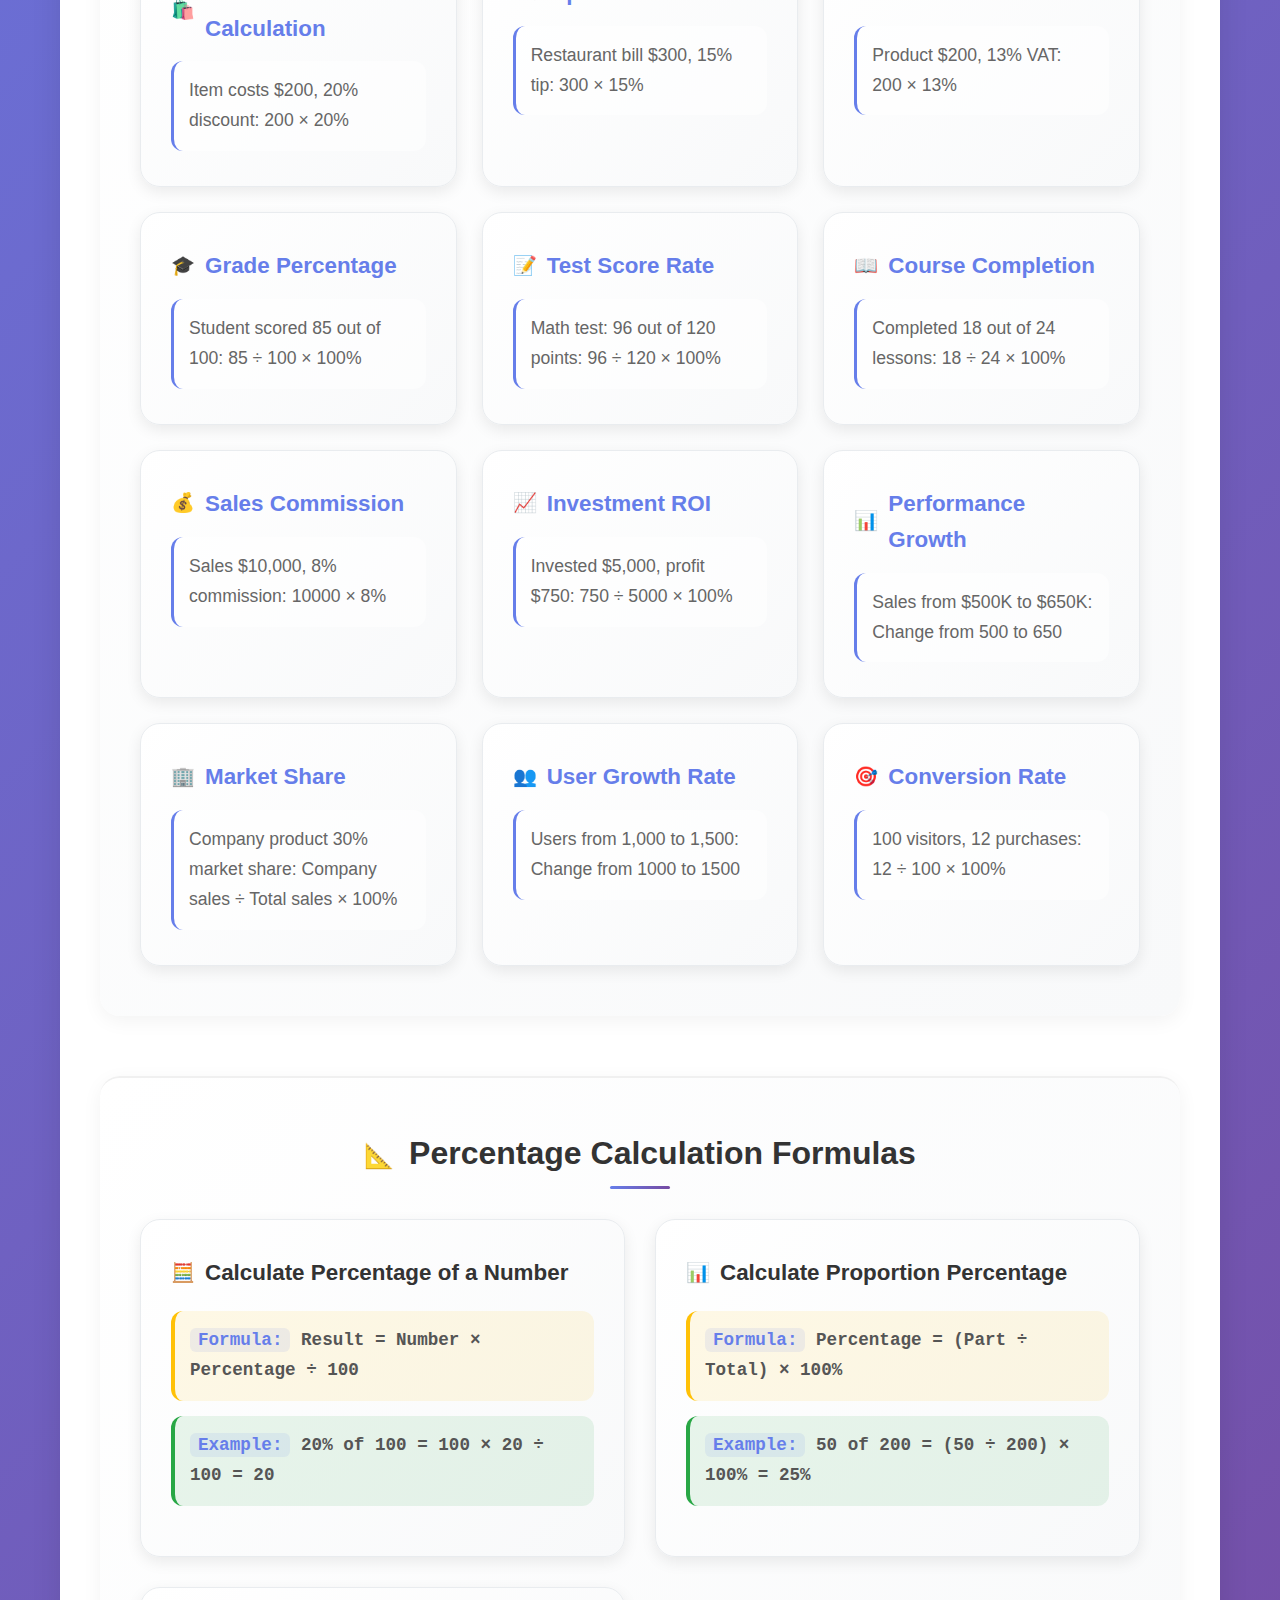
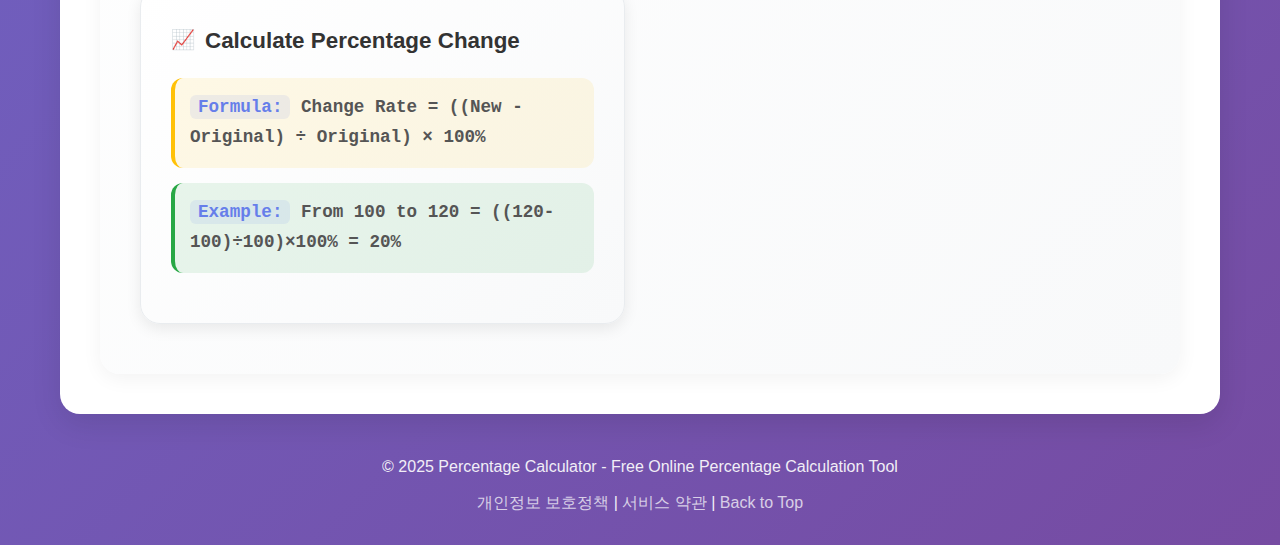
<file: ko/index.html>
<!DOCTYPE html>
<html lang="en">
<head>
    <meta charset="UTF-8">
    <meta name="viewport" content="width=device-width, initial-scale=1.0">
    <meta name="description" content="무료 온라인 퍼센트 계산기 - 백분율, 비율, 성장률 등을 계산합니다. 사용하기 쉬운 온라인 퍼센트 계산 도구.">
    <meta name="keywords" content="퍼센트 계산기,온라인 퍼센트 계산기,백분율 계산,퍼센트 도구,비율 계산기,성장률 계산기">
    <title>퍼센트 계산기 - 무료 온라인 백분율, 비율, 성장률 계산기</title>
    <link rel="stylesheet" href="../style.css">
    
    <!-- Hreflang tags for SEO -->
    <link rel="alternate" hreflang="x-default" href="../index.html" />
    <link rel="alternate" hreflang="zh" href="../zh/index.html" />
    <link rel="alternate" hreflang="es" href="../es/index.html" />
    <link rel="alternate" hreflang="ja" href="../ja/index.html" />
    <link rel="alternate" hreflang="ko" href="../ko/index.html" />
</head>
<body>
    <div class="container">
        <!-- Language Switcher -->
        <div class="language-switcher">
            <div class="language-menu">
                <button class="current-lang">🇰🇷 한국어</button>
                <div class="lang-dropdown">
                    <a href="../index.html">🇺🇸 English</a>
                    <a href="../zh/index.html">🇨🇳 中文</a>
                    <a href="../es/index.html">🇪🇸 Español</a>
                    <a href="../ja/index.html">🇯🇵 日本語</a>
                </div>
            </div>
        </div>

        <header>
            <h1>퍼센트 계산기</h1>
            <p class="subtitle">무료 온라인 퍼센트 계산기 - 빠르고 정확한 계산</p>
        </header>

        <main>
            <div class="feature-cards">
                <div class="feature-card" onclick="switchTab('percent-of')">
                    <div class="feature-icon">🧮</div>
                    <h3>퍼센트 계산</h3>
                    <p>X의 Y%는 얼마인가요? 예: 100의 20%는 얼마인가요?</p>
                </div>
                <div class="feature-card" onclick="switchTab('percentage-of')">
                    <div class="feature-icon">📊</div>
                    <h3>비율 계산기</h3>
                    <p>A는 B의 몇 퍼센트인가요? 예: 50은 200의 몇 퍼센트인가요?</p>
                </div>
                <div class="feature-card" onclick="switchTab('percentage-change')">
                    <div class="feature-icon">📈</div>
                    <h3>성장률 계산기</h3>
                    <p>A에서 B로의 퍼센트 변화? 증가율 또는 감소율 계산</p>
                </div>
            </div>

            <div class="calculator-tabs">
                <button class="tab-btn active" data-tab="percent-of">Calculate Percentage of a Number</button>
                <button class="tab-btn" data-tab="percentage-of">Calculate Proportion Percentage</button>
                <button class="tab-btn" data-tab="percentage-change">Calculate Growth Rate</button>
            </div>

            <div class="calculator-content">
                <!-- Calculate Percentage of a Number -->
                <div class="calculator-section active" id="percent-of">
                    <h2>Calculate what percentage of a number is</h2>
                    <p class="section-desc">Calculate what is Y% of X, for example: What is 20% of 100?</p>
                    <div class="input-group">
                        <div class="input-row">
                            <input type="number" id="percent-value" placeholder="Enter number" step="any">
                            <span>×</span>
                            <input type="number" id="percent-rate" placeholder="Enter percentage" step="any">
                            <span>% = ?</span>
                        </div>
                        <button onclick="calculatePercentOf()">Calculate</button>
                    </div>
                    <div class="result" id="percent-of-result">
                        <div class="result-text">Calculation result will be displayed here</div>
                        <div class="result-formula"></div>
                    </div>
                </div>

                <!-- Calculate Proportion Percentage -->
                <div class="calculator-section" id="percentage-of">
                    <h2>Calculate what percentage one number is of another</h2>
                    <p class="section-desc">Calculate what percentage A is of B, for example: What percentage is 50 of 200?</p>
                    <div class="input-group">
                        <div class="input-row">
                            <input type="number" id="part-value" placeholder="Enter part value" step="any">
                            <span>÷</span>
                            <input type="number" id="total-value" placeholder="Enter total value" step="any">
                            <span>× 100% = ?</span>
                        </div>
                        <button onclick="calculatePercentageOf()">Calculate</button>
                    </div>
                    <div class="result" id="percentage-of-result">
                        <div class="result-text">Calculation result will be displayed here</div>
                        <div class="result-formula"></div>
                    </div>
                </div>

                <!-- Calculate Growth Rate -->
                <div class="calculator-section" id="percentage-change">
                    <h2>Calculate percentage change from one number to another</h2>
                    <p class="section-desc">Calculate percentage change from A to B, including increases and decreases</p>
                    <div class="input-group">
                        <div class="input-row">
                            <span>From</span>
                            <input type="number" id="old-value" placeholder="Original value" step="any">
                            <span>to</span>
                            <input type="number" id="new-value" placeholder="New value" step="any">
                            <span>= ?% change</span>
                        </div>
                        <button onclick="calculatePercentageChange()">Calculate</button>
                    </div>
                    <div class="result" id="percentage-change-result">
                        <div class="result-text">Calculation result will be displayed here</div>
                        <div class="result-formula"></div>
                    </div>
                </div>
            </div>

            <div class="usage-examples">
                <h3>Common Use Cases</h3>
                <div class="examples-grid">
                    <!-- Shopping & Consumer -->
                    <div class="example-card">
                        <h4>Discount Calculation</h4>
                        <p>Item costs $200, 20% discount: 200 × 20%</p>
                    </div>
                    <div class="example-card">
                        <h4>Tip Calculation</h4>
                        <p>Restaurant bill $300, 15% tip: 300 × 15%</p>
                    </div>
                    <div class="example-card">
                        <h4>Tax Calculation</h4>
                        <p>Product $200, 13% VAT: 200 × 13%</p>
                    </div>

                    <!-- Education & Grades -->
                    <div class="example-card">
                        <h4>Grade Percentage</h4>
                        <p>Student scored 85 out of 100: 85 ÷ 100 × 100%</p>
                    </div>
                    <div class="example-card">
                        <h4>Test Score Rate</h4>
                        <p>Math test: 96 out of 120 points: 96 ÷ 120 × 100%</p>
                    </div>
                    <div class="example-card">
                        <h4>Course Completion</h4>
                        <p>Completed 18 out of 24 lessons: 18 ÷ 24 × 100%</p>
                    </div>

                    <!-- Business & Investment -->
                    <div class="example-card">
                        <h4>Sales Commission</h4>
                        <p>Sales $10,000, 8% commission: 10000 × 8%</p>
                    </div>
                    <div class="example-card">
                        <h4>Investment ROI</h4>
                        <p>Invested $5,000, profit $750: 750 ÷ 5000 × 100%</p>
                    </div>
                    <div class="example-card">
                        <h4>Performance Growth</h4>
                        <p>Sales from $500K to $650K: Change from 500 to 650</p>
                    </div>

                    <!-- Data Analysis -->
                    <div class="example-card">
                        <h4>Market Share</h4>
                        <p>Company product 30% market share: Company sales ÷ Total sales × 100%</p>
                    </div>
                    <div class="example-card">
                        <h4>User Growth Rate</h4>
                        <p>Users from 1,000 to 1,500: Change from 1000 to 1500</p>
                    </div>
                    <div class="example-card">
                        <h4>Conversion Rate</h4>
                        <p>100 visitors, 12 purchases: 12 ÷ 100 × 100%</p>
                    </div>
                </div>
            </div>

            <div class="formula-explanation">
                <h3>Percentage Calculation Formulas</h3>
                <div class="formula-grid">
                    <div class="formula-item">
                        <h4>Calculate Percentage of a Number</h4>
                        <p><strong>Formula:</strong> Result = Number × Percentage ÷ 100</p>
                        <p><strong>Example:</strong> 20% of 100 = 100 × 20 ÷ 100 = 20</p>
                    </div>
                    <div class="formula-item">
                        <h4>Calculate Proportion Percentage</h4>
                        <p><strong>Formula:</strong> Percentage = (Part ÷ Total) × 100%</p>
                        <p><strong>Example:</strong> 50 of 200 = (50 ÷ 200) × 100% = 25%</p>
                    </div>
                    <div class="formula-item">
                        <h4>Calculate Percentage Change</h4>
                        <p><strong>Formula:</strong> Change Rate = ((New - Original) ÷ Original) × 100%</p>
                        <p><strong>Example:</strong> From 100 to 120 = ((120-100)÷100)×100% = 20%</p>
                    </div>
                </div>
            </div>
        </main>

        <footer>
            <p>&copy; 2025 Percentage Calculator - Free Online Percentage Calculation Tool</p>
            <p class="footer-links">
                <a href="../privacy-policy.html">개인정보 보호정책</a> | 
                <a href="../terms-of-service.html">서비스 약관</a> | 
                <a href="#" onclick="scrollToTop()">Back to Top</a>
            </p>
        </footer>
    </div>

    <script src="script.js"></script>
</body>
</html>
</file>
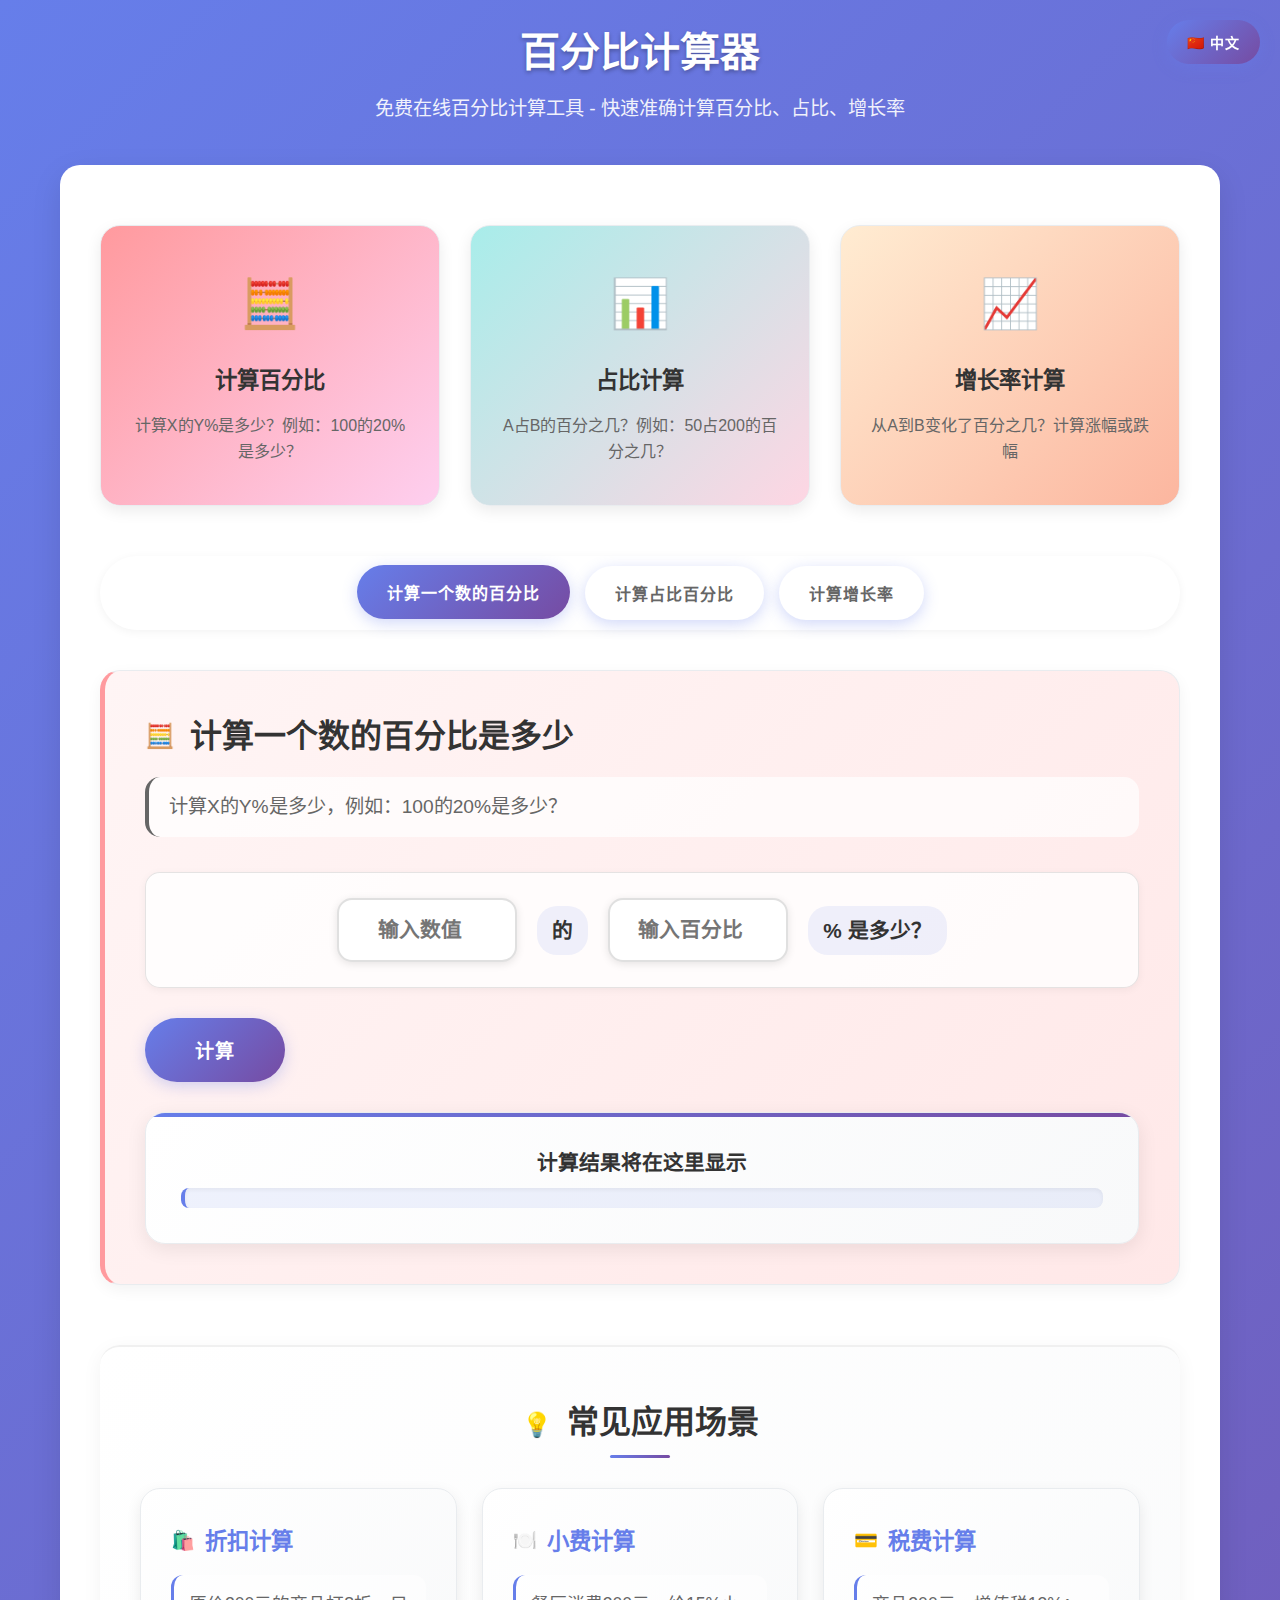
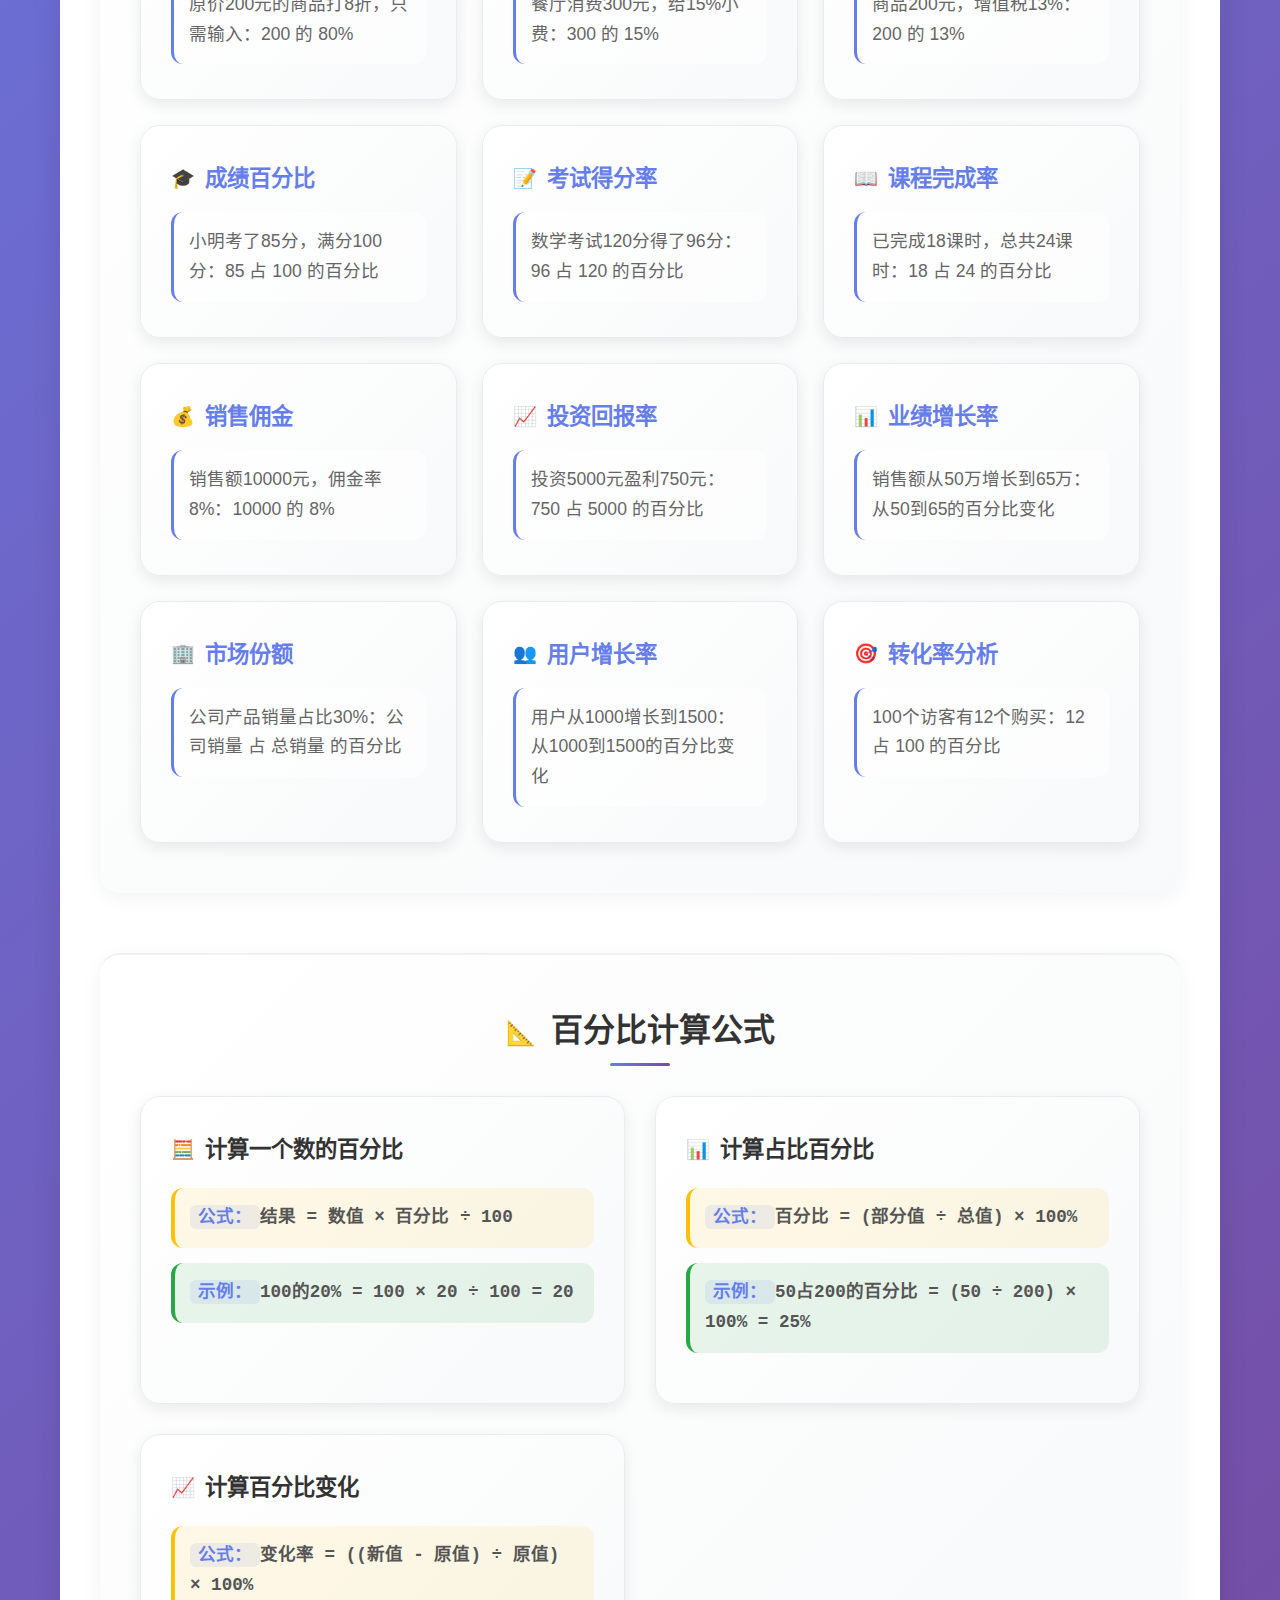
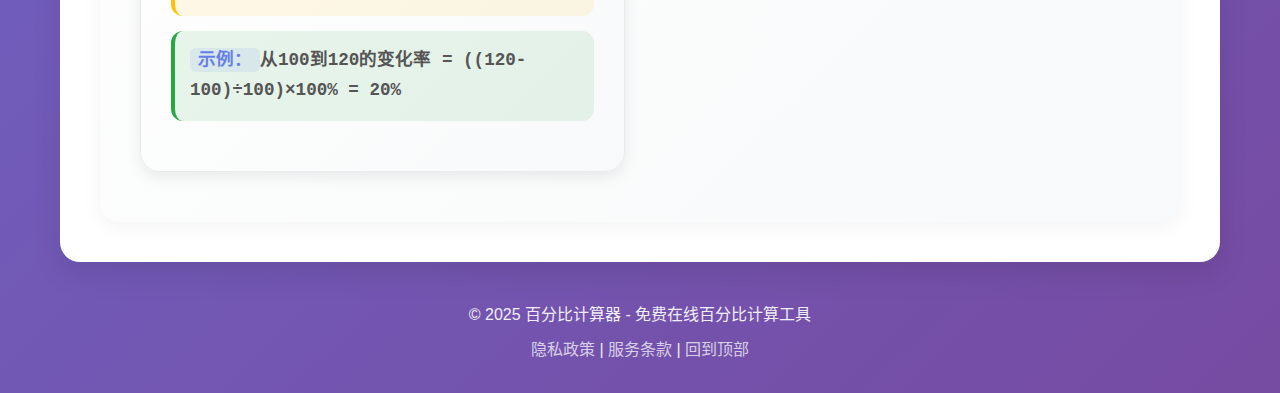
<file: zh/index.html>
<!DOCTYPE html>
<html lang="zh-CN">
<head>
    <meta charset="UTF-8">
    <meta name="viewport" content="width=device-width, initial-scale=1.0">
    <meta name="description" content="免费在线百分比计算器 - 支持计算一个数的百分比、占比计算、增长率计算等多种百分比计算功能。简单易用的在线百分比计算工具。">
    <meta name="keywords" content="百分比计算器,在线百分比计算器,计算百分比,求百分比,百分比工具,占比计算,增长率计算器,涨幅计算器">
    <title>百分比计算器 - 在线免费计算百分比、占比、增长率</title>
    <link rel="stylesheet" href="../style.css">
    
    <!-- Hreflang tags for SEO -->
    <link rel="alternate" hreflang="x-default" href="../index.html" />
    <link rel="alternate" hreflang="zh" href="../zh/index.html" />
    <link rel="alternate" hreflang="es" href="../es/index.html" />
    <link rel="alternate" hreflang="ja" href="../ja/index.html" />
    <link rel="alternate" hreflang="ko" href="../ko/index.html" />
</head>
  <body>
    <div class="container">
        <!-- Language Switcher -->
        <div class="language-switcher">
            <div class="language-menu">
                <button class="current-lang">🇨🇳 中文</button>
                <div class="lang-dropdown">
                    <a href="../index.html">🇺🇸 English</a>
                    <a href="../es/index.html">🇪🇸 Español</a>
                    <a href="../ja/index.html">🇯🇵 日本語</a>
                    <a href="../ko/index.html">🇰🇷 한국어</a>
                </div>
            </div>
        </div>

        <header>
            <h1>百分比计算器</h1>
            <p class="subtitle">免费在线百分比计算工具 - 快速准确计算百分比、占比、增长率</p>
        </header>

        <main>
            <div class="feature-cards">
                <div class="feature-card" onclick="switchTab('percent-of')">
                    <div class="feature-icon">🧮</div>
                    <h3>计算百分比</h3>
                    <p>计算X的Y%是多少？例如：100的20%是多少？</p>
                </div>
                <div class="feature-card" onclick="switchTab('percentage-of')">
                    <div class="feature-icon">📊</div>
                    <h3>占比计算</h3>
                    <p>A占B的百分之几？例如：50占200的百分之几？</p>
                </div>
                <div class="feature-card" onclick="switchTab('percentage-change')">
                    <div class="feature-icon">📈</div>
                    <h3>增长率计算</h3>
                    <p>从A到B变化了百分之几？计算涨幅或跌幅</p>
                </div>
            </div>

            <div class="calculator-tabs">
                <button class="tab-btn active" data-tab="percent-of">计算一个数的百分比</button>
                <button class="tab-btn" data-tab="percentage-of">计算占比百分比</button>
                <button class="tab-btn" data-tab="percentage-change">计算增长率</button>
            </div>

            <div class="calculator-content">
                <!-- 计算一个数的百分比 -->
                <div class="calculator-section active" id="percent-of">
                    <h2>计算一个数的百分比是多少</h2>
                    <p class="section-desc">计算X的Y%是多少，例如：100的20%是多少？</p>
                    <div class="input-group">
                        <div class="input-row">
                            <input type="number" id="percent-value" placeholder="输入数值" step="any">
                            <span>的</span>
                            <input type="number" id="percent-rate" placeholder="输入百分比" step="any">
                            <span>% 是多少？</span>
                        </div>
                        <button onclick="calculatePercentOf()">计算</button>
                    </div>
                    <div class="result" id="percent-of-result">
                        <div class="result-text">计算结果将在这里显示</div>
                        <div class="result-formula"></div>
                    </div>
                </div>

                <!-- 计算占比百分比 -->
                <div class="calculator-section" id="percentage-of">
                    <h2>计算一个数是另一个数的百分之几</h2>
                    <p class="section-desc">计算A占B的百分之几，例如：50占200的百分之几？</p>
                    <div class="input-group">
                        <div class="input-row">
                            <input type="number" id="part-value" placeholder="输入部分值" step="any">
                            <span>占</span>
                            <input type="number" id="total-value" placeholder="输入总值" step="any">
                            <span>的百分之几？</span>
                        </div>
                        <button onclick="calculatePercentageOf()">计算</button>
                    </div>
                    <div class="result" id="percentage-of-result">
                        <div class="result-text">计算结果将在这里显示</div>
                        <div class="result-formula"></div>
                    </div>
                </div>

                <!-- 计算增长率 -->
                <div class="calculator-section" id="percentage-change">
                    <h2>计算从一个数到另一个数的百分比变化</h2>
                    <p class="section-desc">计算从A到B的百分比变化，包括涨幅和跌幅</p>
                    <div class="input-group">
                        <div class="input-row">
                            <span>从</span>
                            <input type="number" id="old-value" placeholder="原始值" step="any">
                            <span>到</span>
                            <input type="number" id="new-value" placeholder="新值" step="any">
                            <span>的百分比变化？</span>
                        </div>
                        <button onclick="calculatePercentageChange()">计算</button>
                    </div>
                    <div class="result" id="percentage-change-result">
                        <div class="result-text">计算结果将在这里显示</div>
                        <div class="result-formula"></div>
                    </div>
                </div>
            </div>

            <div class="usage-examples">
                <h3>常见应用场景</h3>
                <div class="examples-grid">
                    <!-- 购物与消费 -->
                    <div class="example-card">
                        <h4>折扣计算</h4>
                        <p>原价200元的商品打8折，只需输入：200 的 80%</p>
                    </div>
                    <div class="example-card">
                        <h4>小费计算</h4>
                        <p>餐厅消费300元，给15%小费：300 的 15%</p>
                    </div>
                    <div class="example-card">
                        <h4>税费计算</h4>
                        <p>商品200元，增值税13%：200 的 13%</p>
                    </div>

                    <!-- 教育与成绩 -->
                    <div class="example-card">
                        <h4>成绩百分比</h4>
                        <p>小明考了85分，满分100分：85 占 100 的百分比</p>
                    </div>
                    <div class="example-card">
                        <h4>考试得分率</h4>
                        <p>数学考试120分得了96分：96 占 120 的百分比</p>
                    </div>
                    <div class="example-card">
                        <h4>课程完成率</h4>
                        <p>已完成18课时，总共24课时：18 占 24 的百分比</p>
                    </div>

                    <!-- 商业与投资 -->
                    <div class="example-card">
                        <h4>销售佣金</h4>
                        <p>销售额10000元，佣金率8%：10000 的 8%</p>
                    </div>
                    <div class="example-card">
                        <h4>投资回报率</h4>
                        <p>投资5000元盈利750元：750 占 5000 的百分比</p>
                    </div>
                    <div class="example-card">
                        <h4>业绩增长率</h4>
                        <p>销售额从50万增长到65万：从50到65的百分比变化</p>
                    </div>

                    <!-- 数据分析 -->
                    <div class="example-card">
                        <h4>市场份额</h4>
                        <p>公司产品销量占比30%：公司销量 占 总销量 的百分比</p>
                    </div>
                    <div class="example-card">
                        <h4>用户增长率</h4>
                        <p>用户从1000增长到1500：从1000到1500的百分比变化</p>
                    </div>
                    <div class="example-card">
                        <h4>转化率分析</h4>
                        <p>100个访客有12个购买：12 占 100 的百分比</p>
                    </div>
                </div>
            </div>

            <div class="formula-explanation">
                <h3>百分比计算公式</h3>
                <div class="formula-grid">
                    <div class="formula-item">
                        <h4>计算一个数的百分比</h4>
                        <p><strong>公式：</strong>结果 = 数值 × 百分比 ÷ 100</p>
                        <p><strong>示例：</strong>100的20% = 100 × 20 ÷ 100 = 20</p>
                    </div>
                    <div class="formula-item">
                        <h4>计算占比百分比</h4>
                        <p><strong>公式：</strong>百分比 = (部分值 ÷ 总值) × 100%</p>
                        <p><strong>示例：</strong>50占200的百分比 = (50 ÷ 200) × 100% = 25%</p>
                    </div>
                    <div class="formula-item">
                        <h4>计算百分比变化</h4>
                        <p><strong>公式：</strong>变化率 = ((新值 - 原值) ÷ 原值) × 100%</p>
                        <p><strong>示例：</strong>从100到120的变化率 = ((120-100)÷100)×100% = 20%</p>
                    </div>
                </div>
            </div>
        </main>

        <footer>
            <p>&copy; 2025 百分比计算器 - 免费在线百分比计算工具</p>
            <p class="footer-links">
                <a href="../privacy-policy.html">隐私政策</a> | 
                <a href="../terms-of-service.html">服务条款</a> | 
                <a href="#" onclick="scrollToTop()">回到顶部</a>
            </p>
        </footer>
    </div>

    <script src="script.js"></script>
</body>
</html>
</file>
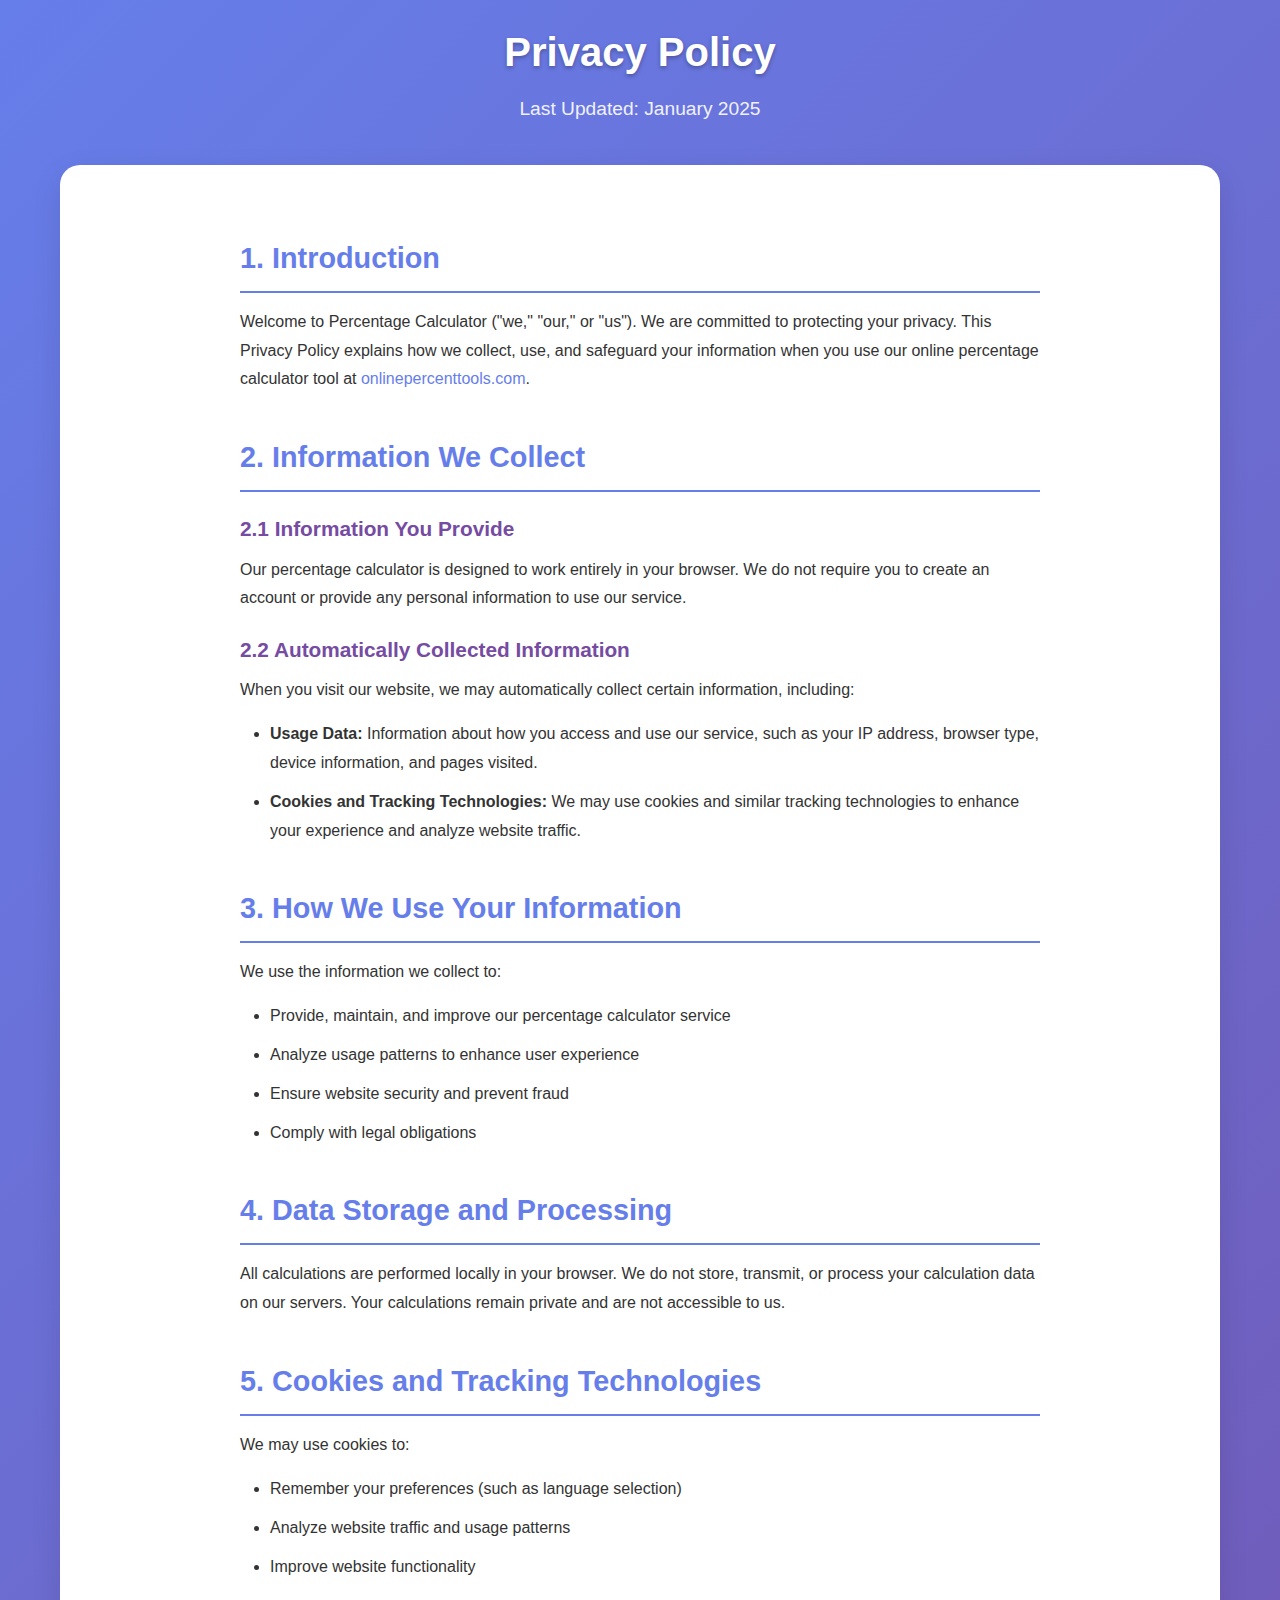
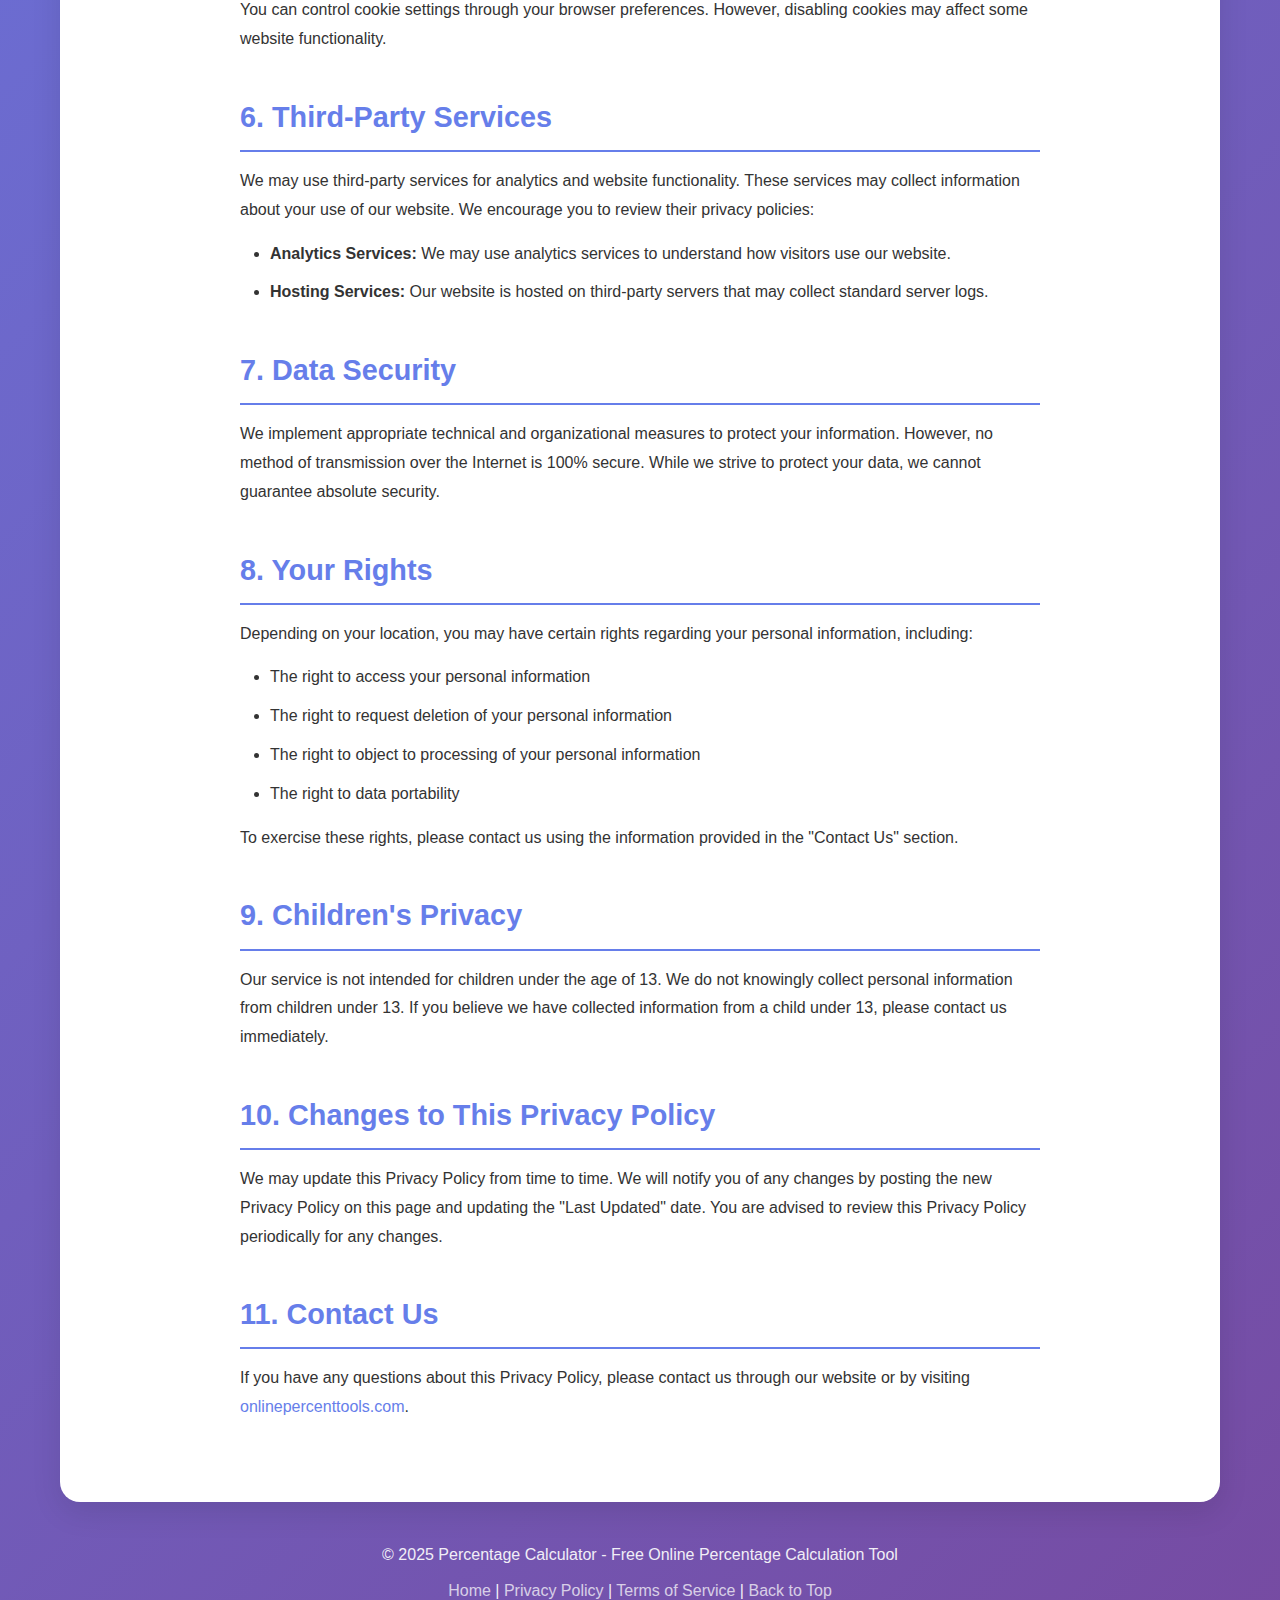
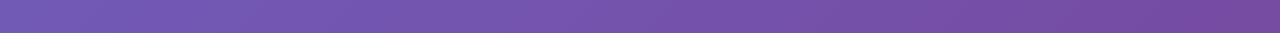
<file: privacy-policy.html>
<!DOCTYPE html>
<html lang="en">
<head>
    <meta charset="UTF-8">
    <meta name="viewport" content="width=device-width, initial-scale=1.0">
    <meta name="description" content="Privacy Policy for Percentage Calculator - Learn how we protect your privacy and handle your data.">
    <title>Privacy Policy - Percentage Calculator</title>
    <link rel="stylesheet" href="style.css">
</head>
<body>
    <div class="container">
        <header>
            <h1>Privacy Policy</h1>
            <p class="subtitle">Last Updated: January 2025</p>
        </header>

        <main>
            <div class="policy-content">
                <section>
                    <h2>1. Introduction</h2>
                    <p>Welcome to Percentage Calculator ("we," "our," or "us"). We are committed to protecting your privacy. This Privacy Policy explains how we collect, use, and safeguard your information when you use our online percentage calculator tool at <a href="https://onlinepercenttools.com">onlinepercenttools.com</a>.</p>
                </section>

                <section>
                    <h2>2. Information We Collect</h2>
                    <h3>2.1 Information You Provide</h3>
                    <p>Our percentage calculator is designed to work entirely in your browser. We do not require you to create an account or provide any personal information to use our service.</p>
                    
                    <h3>2.2 Automatically Collected Information</h3>
                    <p>When you visit our website, we may automatically collect certain information, including:</p>
                    <ul>
                        <li><strong>Usage Data:</strong> Information about how you access and use our service, such as your IP address, browser type, device information, and pages visited.</li>
                        <li><strong>Cookies and Tracking Technologies:</strong> We may use cookies and similar tracking technologies to enhance your experience and analyze website traffic.</li>
                    </ul>
                </section>

                <section>
                    <h2>3. How We Use Your Information</h2>
                    <p>We use the information we collect to:</p>
                    <ul>
                        <li>Provide, maintain, and improve our percentage calculator service</li>
                        <li>Analyze usage patterns to enhance user experience</li>
                        <li>Ensure website security and prevent fraud</li>
                        <li>Comply with legal obligations</li>
                    </ul>
                </section>

                <section>
                    <h2>4. Data Storage and Processing</h2>
                    <p>All calculations are performed locally in your browser. We do not store, transmit, or process your calculation data on our servers. Your calculations remain private and are not accessible to us.</p>
                </section>

                <section>
                    <h2>5. Cookies and Tracking Technologies</h2>
                    <p>We may use cookies to:</p>
                    <ul>
                        <li>Remember your preferences (such as language selection)</li>
                        <li>Analyze website traffic and usage patterns</li>
                        <li>Improve website functionality</li>
                    </ul>
                    <p>You can control cookie settings through your browser preferences. However, disabling cookies may affect some website functionality.</p>
                </section>

                <section>
                    <h2>6. Third-Party Services</h2>
                    <p>We may use third-party services for analytics and website functionality. These services may collect information about your use of our website. We encourage you to review their privacy policies:</p>
                    <ul>
                        <li><strong>Analytics Services:</strong> We may use analytics services to understand how visitors use our website.</li>
                        <li><strong>Hosting Services:</strong> Our website is hosted on third-party servers that may collect standard server logs.</li>
                    </ul>
                </section>

                <section>
                    <h2>7. Data Security</h2>
                    <p>We implement appropriate technical and organizational measures to protect your information. However, no method of transmission over the Internet is 100% secure. While we strive to protect your data, we cannot guarantee absolute security.</p>
                </section>

                <section>
                    <h2>8. Your Rights</h2>
                    <p>Depending on your location, you may have certain rights regarding your personal information, including:</p>
                    <ul>
                        <li>The right to access your personal information</li>
                        <li>The right to request deletion of your personal information</li>
                        <li>The right to object to processing of your personal information</li>
                        <li>The right to data portability</li>
                    </ul>
                    <p>To exercise these rights, please contact us using the information provided in the "Contact Us" section.</p>
                </section>

                <section>
                    <h2>9. Children's Privacy</h2>
                    <p>Our service is not intended for children under the age of 13. We do not knowingly collect personal information from children under 13. If you believe we have collected information from a child under 13, please contact us immediately.</p>
                </section>

                <section>
                    <h2>10. Changes to This Privacy Policy</h2>
                    <p>We may update this Privacy Policy from time to time. We will notify you of any changes by posting the new Privacy Policy on this page and updating the "Last Updated" date. You are advised to review this Privacy Policy periodically for any changes.</p>
                </section>

                <section>
                    <h2>11. Contact Us</h2>
                    <p>If you have any questions about this Privacy Policy, please contact us through our website or by visiting <a href="https://onlinepercenttools.com">onlinepercenttools.com</a>.</p>
                </section>
            </div>
        </main>

        <footer>
            <p>&copy; 2025 Percentage Calculator - Free Online Percentage Calculation Tool</p>
            <p class="footer-links">
                <a href="index.html">Home</a> | 
                <a href="privacy-policy.html">Privacy Policy</a> | 
                <a href="terms-of-service.html">Terms of Service</a> | 
                <a href="#" onclick="scrollToTop()">Back to Top</a>
            </p>
        </footer>
    </div>

    <script>
        function scrollToTop() {
            window.scrollTo({ top: 0, behavior: 'smooth' });
        }
    </script>
</body>
</html>
</file>
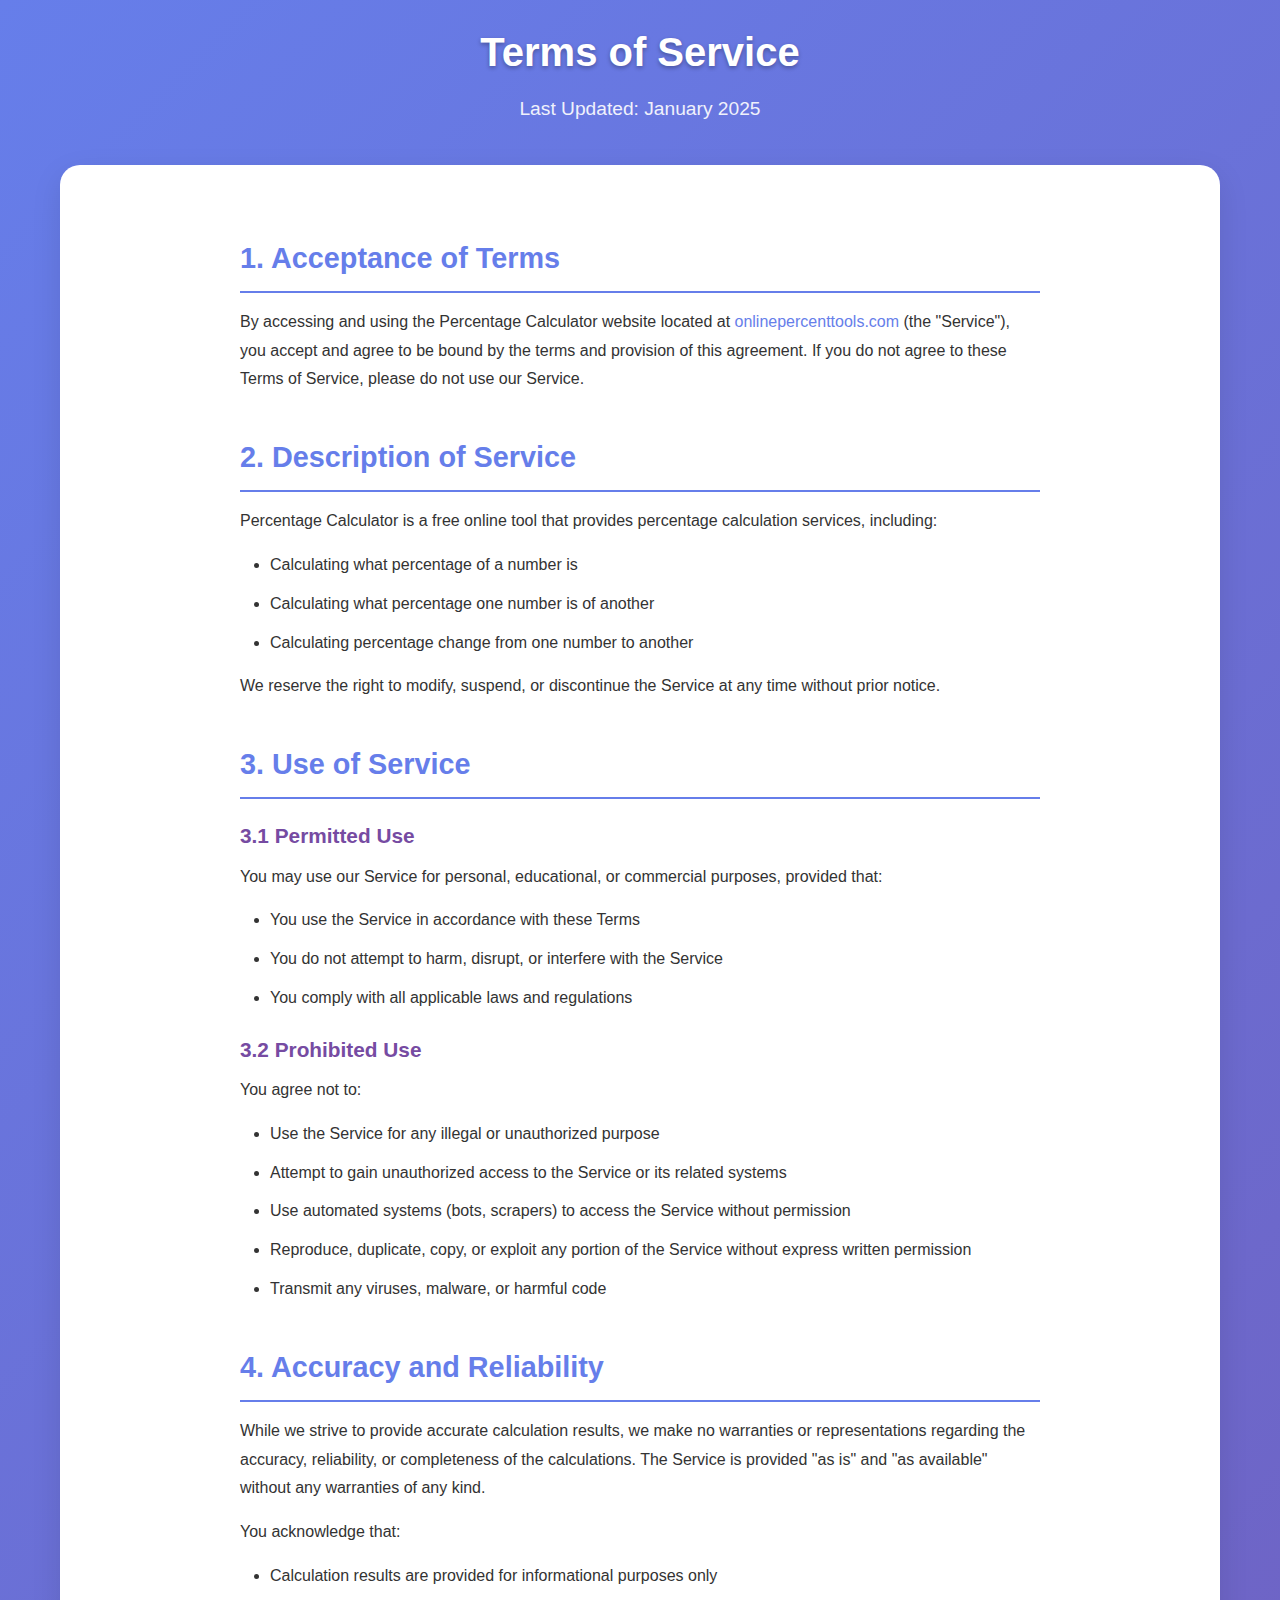
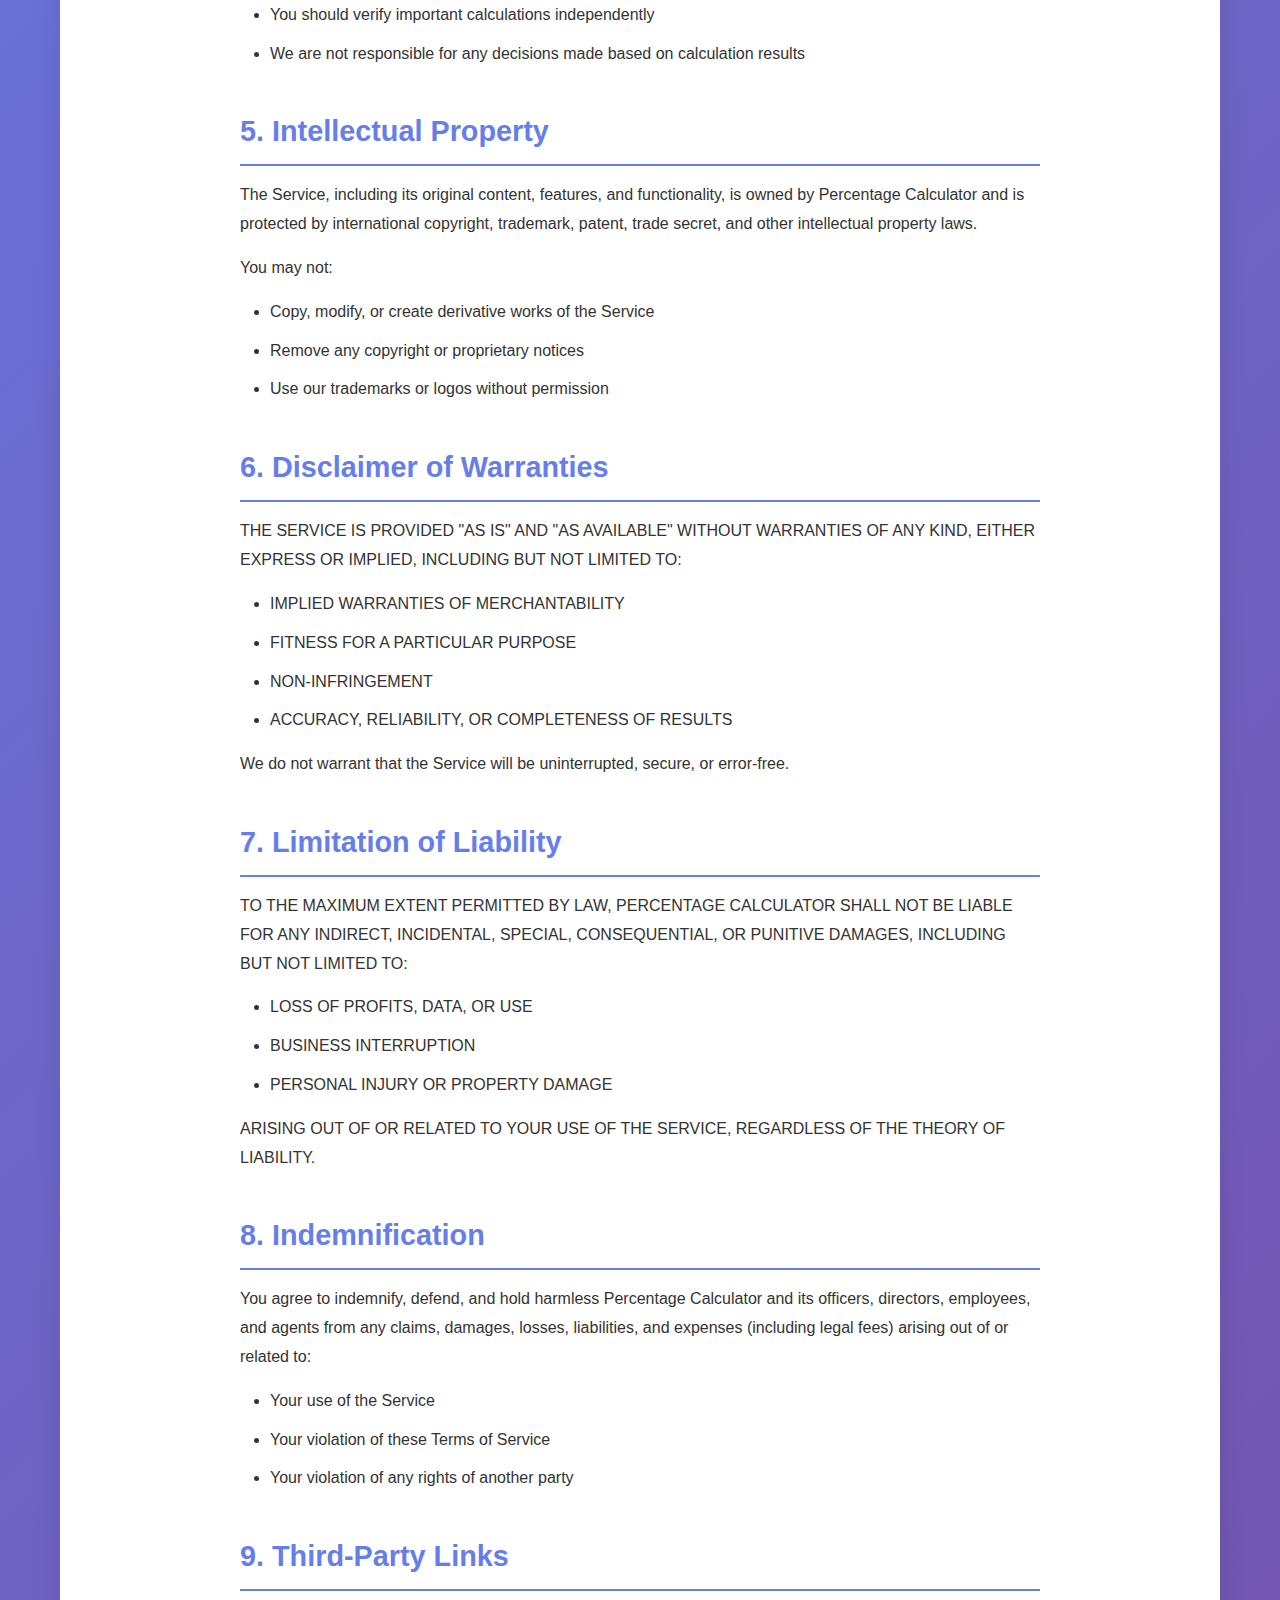
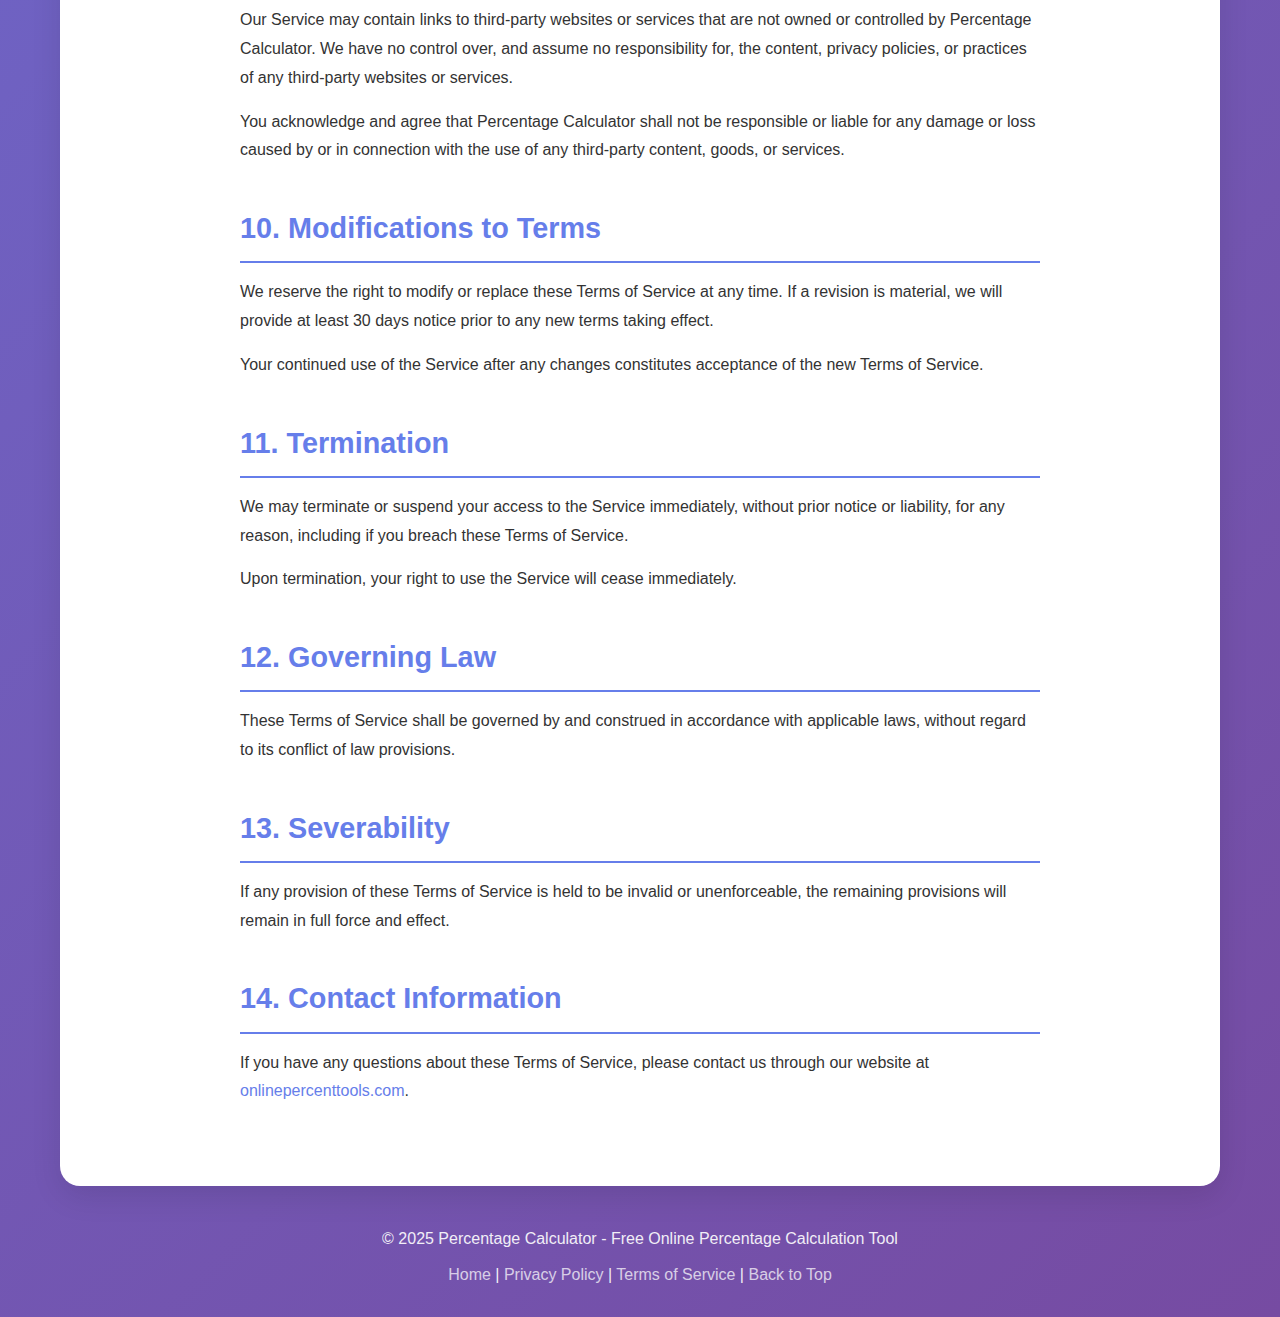
<file: terms-of-service.html>
<!DOCTYPE html>
<html lang="en">
<head>
    <meta charset="UTF-8">
    <meta name="viewport" content="width=device-width, initial-scale=1.0">
    <meta name="description" content="Terms of Service for Percentage Calculator - Read our terms and conditions for using our online percentage calculator tool.">
    <title>Terms of Service - Percentage Calculator</title>
    <link rel="stylesheet" href="style.css">
</head>
<body>
    <div class="container">
        <header>
            <h1>Terms of Service</h1>
            <p class="subtitle">Last Updated: January 2025</p>
        </header>

        <main>
            <div class="policy-content">
                <section>
                    <h2>1. Acceptance of Terms</h2>
                    <p>By accessing and using the Percentage Calculator website located at <a href="https://onlinepercenttools.com">onlinepercenttools.com</a> (the "Service"), you accept and agree to be bound by the terms and provision of this agreement. If you do not agree to these Terms of Service, please do not use our Service.</p>
                </section>

                <section>
                    <h2>2. Description of Service</h2>
                    <p>Percentage Calculator is a free online tool that provides percentage calculation services, including:</p>
                    <ul>
                        <li>Calculating what percentage of a number is</li>
                        <li>Calculating what percentage one number is of another</li>
                        <li>Calculating percentage change from one number to another</li>
                    </ul>
                    <p>We reserve the right to modify, suspend, or discontinue the Service at any time without prior notice.</p>
                </section>

                <section>
                    <h2>3. Use of Service</h2>
                    <h3>3.1 Permitted Use</h3>
                    <p>You may use our Service for personal, educational, or commercial purposes, provided that:</p>
                    <ul>
                        <li>You use the Service in accordance with these Terms</li>
                        <li>You do not attempt to harm, disrupt, or interfere with the Service</li>
                        <li>You comply with all applicable laws and regulations</li>
                    </ul>

                    <h3>3.2 Prohibited Use</h3>
                    <p>You agree not to:</p>
                    <ul>
                        <li>Use the Service for any illegal or unauthorized purpose</li>
                        <li>Attempt to gain unauthorized access to the Service or its related systems</li>
                        <li>Use automated systems (bots, scrapers) to access the Service without permission</li>
                        <li>Reproduce, duplicate, copy, or exploit any portion of the Service without express written permission</li>
                        <li>Transmit any viruses, malware, or harmful code</li>
                    </ul>
                </section>

                <section>
                    <h2>4. Accuracy and Reliability</h2>
                    <p>While we strive to provide accurate calculation results, we make no warranties or representations regarding the accuracy, reliability, or completeness of the calculations. The Service is provided "as is" and "as available" without any warranties of any kind.</p>
                    <p>You acknowledge that:</p>
                    <ul>
                        <li>Calculation results are provided for informational purposes only</li>
                        <li>You should verify important calculations independently</li>
                        <li>We are not responsible for any decisions made based on calculation results</li>
                    </ul>
                </section>

                <section>
                    <h2>5. Intellectual Property</h2>
                    <p>The Service, including its original content, features, and functionality, is owned by Percentage Calculator and is protected by international copyright, trademark, patent, trade secret, and other intellectual property laws.</p>
                    <p>You may not:</p>
                    <ul>
                        <li>Copy, modify, or create derivative works of the Service</li>
                        <li>Remove any copyright or proprietary notices</li>
                        <li>Use our trademarks or logos without permission</li>
                    </ul>
                </section>

                <section>
                    <h2>6. Disclaimer of Warranties</h2>
                    <p>THE SERVICE IS PROVIDED "AS IS" AND "AS AVAILABLE" WITHOUT WARRANTIES OF ANY KIND, EITHER EXPRESS OR IMPLIED, INCLUDING BUT NOT LIMITED TO:</p>
                    <ul>
                        <li>IMPLIED WARRANTIES OF MERCHANTABILITY</li>
                        <li>FITNESS FOR A PARTICULAR PURPOSE</li>
                        <li>NON-INFRINGEMENT</li>
                        <li>ACCURACY, RELIABILITY, OR COMPLETENESS OF RESULTS</li>
                    </ul>
                    <p>We do not warrant that the Service will be uninterrupted, secure, or error-free.</p>
                </section>

                <section>
                    <h2>7. Limitation of Liability</h2>
                    <p>TO THE MAXIMUM EXTENT PERMITTED BY LAW, PERCENTAGE CALCULATOR SHALL NOT BE LIABLE FOR ANY INDIRECT, INCIDENTAL, SPECIAL, CONSEQUENTIAL, OR PUNITIVE DAMAGES, INCLUDING BUT NOT LIMITED TO:</p>
                    <ul>
                        <li>LOSS OF PROFITS, DATA, OR USE</li>
                        <li>BUSINESS INTERRUPTION</li>
                        <li>PERSONAL INJURY OR PROPERTY DAMAGE</li>
                    </ul>
                    <p>ARISING OUT OF OR RELATED TO YOUR USE OF THE SERVICE, REGARDLESS OF THE THEORY OF LIABILITY.</p>
                </section>

                <section>
                    <h2>8. Indemnification</h2>
                    <p>You agree to indemnify, defend, and hold harmless Percentage Calculator and its officers, directors, employees, and agents from any claims, damages, losses, liabilities, and expenses (including legal fees) arising out of or related to:</p>
                    <ul>
                        <li>Your use of the Service</li>
                        <li>Your violation of these Terms of Service</li>
                        <li>Your violation of any rights of another party</li>
                    </ul>
                </section>

                <section>
                    <h2>9. Third-Party Links</h2>
                    <p>Our Service may contain links to third-party websites or services that are not owned or controlled by Percentage Calculator. We have no control over, and assume no responsibility for, the content, privacy policies, or practices of any third-party websites or services.</p>
                    <p>You acknowledge and agree that Percentage Calculator shall not be responsible or liable for any damage or loss caused by or in connection with the use of any third-party content, goods, or services.</p>
                </section>

                <section>
                    <h2>10. Modifications to Terms</h2>
                    <p>We reserve the right to modify or replace these Terms of Service at any time. If a revision is material, we will provide at least 30 days notice prior to any new terms taking effect.</p>
                    <p>Your continued use of the Service after any changes constitutes acceptance of the new Terms of Service.</p>
                </section>

                <section>
                    <h2>11. Termination</h2>
                    <p>We may terminate or suspend your access to the Service immediately, without prior notice or liability, for any reason, including if you breach these Terms of Service.</p>
                    <p>Upon termination, your right to use the Service will cease immediately.</p>
                </section>

                <section>
                    <h2>12. Governing Law</h2>
                    <p>These Terms of Service shall be governed by and construed in accordance with applicable laws, without regard to its conflict of law provisions.</p>
                </section>

                <section>
                    <h2>13. Severability</h2>
                    <p>If any provision of these Terms of Service is held to be invalid or unenforceable, the remaining provisions will remain in full force and effect.</p>
                </section>

                <section>
                    <h2>14. Contact Information</h2>
                    <p>If you have any questions about these Terms of Service, please contact us through our website at <a href="https://onlinepercenttools.com">onlinepercenttools.com</a>.</p>
                </section>
            </div>
        </main>

        <footer>
            <p>&copy; 2025 Percentage Calculator - Free Online Percentage Calculation Tool</p>
            <p class="footer-links">
                <a href="index.html">Home</a> | 
                <a href="privacy-policy.html">Privacy Policy</a> | 
                <a href="terms-of-service.html">Terms of Service</a> | 
                <a href="#" onclick="scrollToTop()">Back to Top</a>
            </p>
        </footer>
    </div>

    <script>
        function scrollToTop() {
            window.scrollTo({ top: 0, behavior: 'smooth' });
        }
    </script>
</body>
</html>
</file>
<file: style.css>
/* 重置和基础样式 */
* {
    margin: 0;
    padding: 0;
    box-sizing: border-box;
}

body {
    font-family: -apple-system, BlinkMacSystemFont, 'Segoe UI', 'PingFang SC', 'Hiragino Sans GB', 'Microsoft YaHei', 'Helvetica Neue', Helvetica, Arial, sans-serif;
    line-height: 1.6;
    color: #333;
    background: linear-gradient(135deg, #667eea 0%, #764ba2 100%);
    min-height: 100vh;
}

.container {
    max-width: 1200px;
    margin: 0 auto;
    padding: 20px;
}

/* 头部样式 */
header {
    text-align: center;
    margin-bottom: 40px;
    color: white;
}

h1 {
    font-size: 2.5rem;
    margin-bottom: 10px;
    font-weight: 700;
    text-shadow: 0 2px 4px rgba(0,0,0,0.3);
}

.subtitle {
    font-size: 1.2rem;
    opacity: 0.9;
    font-weight: 300;
}

/* 主要内容区域 */
main {
    background: white;
    border-radius: 20px;
    box-shadow: 0 10px 30px rgba(0,0,0,0.1);
    padding: 40px;
    margin-bottom: 40px;
}

/* 功能卡片 */
.feature-cards {
    display: grid;
    grid-template-columns: repeat(auto-fit, minmax(300px, 1fr));
    gap: 30px;
    margin-bottom: 50px;
    margin-top: 20px;
}

@media (max-width: 768px) {
    .feature-cards {
        grid-template-columns: 1fr;
        gap: 20px;
        margin-bottom: 30px;
    }
    
    .feature-card {
        padding: 30px 20px;
    }
    
    .feature-icon {
        font-size: 2.5rem;
    }
    
    .feature-card h3 {
        font-size: 1.2rem;
    }
}

.feature-card {
    background: linear-gradient(135deg, #f8f9fa, #ffffff);
    border: 1px solid #e9ecef;
    border-radius: 20px;
    padding: 40px 30px;
    text-align: center;
    cursor: pointer;
    transition: all 0.4s ease;
    box-shadow: 0 5px 15px rgba(0,0,0,0.08);
    position: relative;
    overflow: hidden;
}

.feature-card::before {
    content: '';
    position: absolute;
    top: 0;
    left: -100%;
    width: 100%;
    height: 100%;
    background: linear-gradient(90deg, transparent, rgba(102, 126, 234, 0.1), transparent);
    transition: left 0.5s ease;
}

.feature-card:hover::before {
    left: 100%;
}

.feature-card:hover {
    transform: translateY(-10px);
    box-shadow: 0 15px 35px rgba(102, 126, 234, 0.2);
    border-color: #667eea;
}

.feature-icon {
    font-size: 3rem;
    margin-bottom: 20px;
    display: block;
    transition: transform 0.3s ease;
}

.feature-card:hover .feature-icon {
    transform: scale(1.2) rotate(5deg);
}

.feature-card h3 {
    color: #333;
    font-size: 1.4rem;
    margin-bottom: 15px;
    font-weight: 600;
}

.feature-card p {
    color: #666;
    line-height: 1.6;
    font-size: 1rem;
}

.feature-card:nth-child(1) {
    background: linear-gradient(135deg, #ff9a9e 0%, #fecfef 100%);
}

.feature-card:nth-child(2) {
    background: linear-gradient(135deg, #a8edea 0%, #fed6e3 100%);
}

.feature-card:nth-child(3) {
    background: linear-gradient(135deg, #ffecd2 0%, #fcb69f 100%);
}

.feature-card:nth-child(1):hover {
    background: linear-gradient(135deg, #ff9a9e 0%, #fecfef 100%);
    transform: translateY(-10px) scale(1.02);
}

.feature-card:nth-child(2):hover {
    background: linear-gradient(135deg, #a8edea 0%, #fed6e3 100%);
    transform: translateY(-10px) scale(1.02);
}

.feature-card:nth-child(3):hover {
    background: linear-gradient(135deg, #ffecd2 0%, #fcb69f 100%);
    transform: translateY(-10px) scale(1.02);
}

/* 标签切换 */
.calculator-tabs {
    display: flex;
    gap: 15px;
    margin-bottom: 40px;
    padding: 10px;
    background: rgba(255,255,255,0.5);
    border-radius: 50px;
    flex-wrap: wrap;
    justify-content: center;
    box-shadow: 0 2px 10px rgba(0,0,0,0.05);
}

.tab-btn {
    padding: 15px 30px;
    background: transparent;
    border: none;
    font-size: 1rem;
    cursor: pointer;
    color: #666;
    transition: all 0.3s ease;
    font-weight: 600;
    border-radius: 40px;
    position: relative;
    z-index: 1;
}

.tab-btn:hover {
    color: #667eea;
    background: rgba(102, 126, 234, 0.1);
    transform: translateY(-1px);
}

.tab-btn.active {
    background: linear-gradient(135deg, #667eea, #764ba2);
    color: white;
    font-weight: 700;
    box-shadow: 0 4px 15px rgba(102, 126, 234, 0.3);
    transform: translateY(-1px);
}

/* 计算器内容 */
.calculator-content {
    position: relative;
}

.calculator-section {
    display: none;
    animation: fadeIn 0.3s ease;
}

.calculator-section.active {
    display: block;
}

@keyframes fadeIn {
    from { opacity: 0; transform: translateY(10px); }
    to { opacity: 1; transform: translateY(0); }
}

.calculator-section {
    background: linear-gradient(135deg, #f8f9fa, #ffffff);
    border-radius: 20px;
    padding: 40px;
    margin-bottom: 30px;
    border: 1px solid #e9ecef;
    box-shadow: 0 5px 15px rgba(0,0,0,0.05);
    transition: all 0.3s ease;
}

.calculator-section:hover {
    box-shadow: 0 8px 25px rgba(0,0,0,0.1);
    transform: translateY(-2px);
}

.calculator-section:nth-child(1) {
    background: linear-gradient(135deg, #fff5f5, #ffe8e8);
    border-left: 5px solid #ff9a9e;
}

.calculator-section:nth-child(2) {
    background: linear-gradient(135deg, #f0ffff, #e6f7ff);
    border-left: 5px solid #a8edea;
}

.calculator-section:nth-child(3) {
    background: linear-gradient(135deg, #fffbf0, #fff2e6);
    border-left: 5px solid #fcb69f;
}

.calculator-section h2 {
    color: #333;
    margin-bottom: 15px;
    font-size: 2rem;
    font-weight: 700;
    display: flex;
    align-items: center;
    gap: 15px;
}

.calculator-section:nth-child(1) h2::before {
    content: '🧮';
    font-size: 1.5rem;
}

.calculator-section:nth-child(2) h2::before {
    content: '📊';
    font-size: 1.5rem;
}

.calculator-section:nth-child(3) h2::before {
    content: '📈';
    font-size: 1.5rem;
}

.section-desc {
    color: #666;
    margin-bottom: 35px;
    font-size: 1.2rem;
    background: rgba(255,255,255,0.7);
    padding: 15px 20px;
    border-radius: 15px;
    border-left: 4px solid currentColor;
}

/* 输入组 */
.input-group {
    margin-bottom: 30px;
}

.input-row {
    display: flex;
    align-items: center;
    gap: 20px;
    margin-bottom: 30px;
    flex-wrap: wrap;
    background: rgba(255,255,255,0.8);
    padding: 25px;
    border-radius: 15px;
    border: 1px solid rgba(0,0,0,0.1);
    box-shadow: 0 2px 8px rgba(0,0,0,0.05);
    justify-content: center;
}

.input-row span {
    font-size: 1.3rem;
    font-weight: 600;
    color: #333;
    white-space: nowrap;
    background: rgba(102, 126, 234, 0.1);
    padding: 8px 15px;
    border-radius: 20px;
}

input[type="number"] {
    padding: 18px 25px;
    border: 2px solid #e0e0e0;
    border-radius: 15px;
    font-size: 1.3rem;
    width: 180px;
    text-align: center;
    transition: all 0.3s ease;
    background: white;
    box-shadow: 0 2px 8px rgba(0,0,0,0.1);
    font-weight: 600;
}

input[type="number"]:focus {
    outline: none;
    border-color: #667eea;
    background: white;
    box-shadow: 0 0 0 4px rgba(102, 126, 234, 0.2);
    transform: translateY(-2px);
}

input[type="number"]:hover {
    border-color: #667eea;
    box-shadow: 0 4px 12px rgba(102, 126, 234, 0.15);
}

button {
    background: linear-gradient(135deg, #667eea, #764ba2);
    color: white;
    border: none;
    padding: 18px 50px;
    font-size: 1.2rem;
    border-radius: 50px;
    cursor: pointer;
    transition: all 0.3s ease;
    font-weight: 700;
    box-shadow: 0 4px 15px rgba(102, 126, 234, 0.3);
    text-transform: uppercase;
    letter-spacing: 1px;
    position: relative;
    overflow: hidden;
}

button::before {
    content: '';
    position: absolute;
    top: 0;
    left: -100%;
    width: 100%;
    height: 100%;
    background: linear-gradient(90deg, transparent, rgba(255,255,255,0.2), transparent);
    transition: left 0.5s ease;
}

button:hover::before {
    left: 100%;
}

button:hover {
    transform: translateY(-3px) scale(1.05);
    box-shadow: 0 8px 25px rgba(102, 126, 234, 0.4);
}

button:active {
    transform: translateY(-1px) scale(1.02);
    box-shadow: 0 4px 15px rgba(102, 126, 234, 0.3);
}

/* 结果显示 */
.result {
    background: linear-gradient(135deg, #ffffff, #f8f9fa);
    border-radius: 20px;
    padding: 35px;
    margin-top: 30px;
    border: 1px solid #e9ecef;
    box-shadow: 0 5px 20px rgba(0,0,0,0.08);
    transition: all 0.4s ease;
    cursor: pointer;
    position: relative;
    overflow: hidden;
}

.result::before {
    content: '';
    position: absolute;
    top: 0;
    left: 0;
    right: 0;
    height: 4px;
    background: linear-gradient(90deg, #667eea, #764ba2);
    border-radius: 20px 20px 0 0;
}

.result:hover {
    transform: translateY(-5px);
    box-shadow: 0 10px 30px rgba(0,0,0,0.15);
    border-color: #667eea;
}

.result-text {
    font-size: 1.5rem;
    font-weight: 700;
    color: #333;
    margin-bottom: 20px;
    line-height: 1.4;
    text-align: center;
}

.result-formula {
    font-size: 1.1rem;
    color: #666;
    font-family: 'Courier New', monospace;
    background: linear-gradient(135deg, #f8f9fa, #e9ecef);
    padding: 20px;
    border-radius: 15px;
    border-left: 4px solid #667eea;
    margin-top: 15px;
    line-height: 1.6;
    text-align: center;
    box-shadow: inset 0 2px 4px rgba(0,0,0,0.05);
}

.result.show {
    animation: slideIn 0.4s ease;
}

@keyframes slideIn {
    from {
        opacity: 0;
        transform: translateX(-20px);
    }
    to {
        opacity: 1;
        transform: translateX(0);
    }
}

.result-text {
    font-size: 1.3rem;
    font-weight: 600;
    color: #333;
    margin-bottom: 10px;
}

.result-formula {
    font-size: 1rem;
    color: #666;
    font-family: 'Courier New', monospace;
    background: rgba(102, 126, 234, 0.1);
    padding: 10px;
    border-radius: 8px;
    margin-top: 10px;
}

/* 使用示例 */
.usage-examples {
    margin-top: 60px;
    padding-top: 50px;
    border-top: 2px solid #f0f0f0;
    background: linear-gradient(135deg, #ffffff, #f8f9fa);
    border-radius: 20px;
    padding: 50px 40px;
    margin-bottom: 30px;
    box-shadow: 0 5px 20px rgba(0,0,0,0.05);
}

.usage-examples h3 {
    color: #333;
    margin-bottom: 40px;
    font-size: 2rem;
    font-weight: 700;
    text-align: center;
    position: relative;
}

.usage-examples h3::before {
    content: '💡';
    margin-right: 15px;
    font-size: 1.5rem;
}

.usage-examples h3::after {
    content: '';
    position: absolute;
    bottom: -10px;
    left: 50%;
    transform: translateX(-50%);
    width: 60px;
    height: 3px;
    background: linear-gradient(90deg, #667eea, #764ba2);
    border-radius: 2px;
}

.examples-grid {
    display: grid;
    grid-template-columns: repeat(auto-fit, minmax(300px, 1fr));
    gap: 25px;
}

.example-card {
    background: linear-gradient(135deg, #ffffff, #f8f9fa);
    padding: 35px 30px;
    border-radius: 20px;
    border: 1px solid #e9ecef;
    transition: all 0.4s ease;
    box-shadow: 0 5px 15px rgba(0,0,0,0.08);
    position: relative;
    overflow: hidden;
}

.example-card::before {
    content: '';
    position: absolute;
    top: 0;
    left: 0;
    right: 0;
    height: 4px;
    background: linear-gradient(90deg, #667eea, #764ba2);
    border-radius: 20px 20px 0 0;
    transform: scaleX(0);
    transition: transform 0.3s ease;
}

.example-card:hover::before {
    transform: scaleX(1);
}

.example-card:hover {
    transform: translateY(-8px) scale(1.02);
    box-shadow: 0 15px 35px rgba(102, 126, 234, 0.2);
    border-color: #667eea;
}

.example-card h4 {
    color: #667eea;
    margin-bottom: 15px;
    font-size: 1.4rem;
    font-weight: 700;
    display: flex;
    align-items: center;
    gap: 10px;
}

.example-card:nth-child(1) h4::before {
    content: '🛍️';
    font-size: 1.2rem;
}

.example-card:nth-child(2) h4::before {
    content: '🍽️';
    font-size: 1.2rem;
}

.example-card:nth-child(3) h4::before {
    content: '💳';
    font-size: 1.2rem;
}

.example-card:nth-child(4) h4::before {
    content: '🎓';
    font-size: 1.2rem;
}

.example-card:nth-child(5) h4::before {
    content: '📝';
    font-size: 1.2rem;
}

.example-card:nth-child(6) h4::before {
    content: '📖';
    font-size: 1.2rem;
}

.example-card:nth-child(7) h4::before {
    content: '💰';
    font-size: 1.2rem;
}

.example-card:nth-child(8) h4::before {
    content: '📈';
    font-size: 1.2rem;
}

.example-card:nth-child(9) h4::before {
    content: '📊';
    font-size: 1.2rem;
}

.example-card:nth-child(10) h4::before {
    content: '🏢';
    font-size: 1.2rem;
}

.example-card:nth-child(11) h4::before {
    content: '👥';
    font-size: 1.2rem;
}

.example-card:nth-child(12) h4::before {
    content: '🎯';
    font-size: 1.2rem;
}

.example-card p {
    color: #666;
    line-height: 1.7;
    font-size: 1.1rem;
    background: rgba(255,255,255,0.5);
    padding: 15px;
    border-radius: 12px;
    border-left: 3px solid #667eea;
}

/* 公式解释 */
.formula-explanation {
    margin-top: 60px;
    padding-top: 50px;
    border-top: 2px solid #f0f0f0;
    background: linear-gradient(135deg, #ffffff, #f8f9fa);
    border-radius: 20px;
    padding: 50px 40px;
    box-shadow: 0 5px 20px rgba(0,0,0,0.05);
}

.formula-explanation h3 {
    color: #333;
    margin-bottom: 40px;
    font-size: 2rem;
    font-weight: 700;
    text-align: center;
    position: relative;
}

.formula-explanation h3::before {
    content: '📐';
    margin-right: 15px;
    font-size: 1.5rem;
}

.formula-explanation h3::after {
    content: '';
    position: absolute;
    bottom: -10px;
    left: 50%;
    transform: translateX(-50%);
    width: 60px;
    height: 3px;
    background: linear-gradient(90deg, #667eea, #764ba2);
    border-radius: 2px;
}

.formula-grid {
    display: grid;
    grid-template-columns: repeat(auto-fit, minmax(380px, 1fr));
    gap: 30px;
}

.formula-item {
    background: linear-gradient(135deg, #ffffff, #f8f9fa);
    padding: 35px 30px;
    border-radius: 20px;
    border: 1px solid #e9ecef;
    transition: all 0.4s ease;
    box-shadow: 0 5px 15px rgba(0,0,0,0.08);
    position: relative;
    overflow: hidden;
}

.formula-item::before {
    content: '';
    position: absolute;
    top: 0;
    left: 0;
    right: 0;
    height: 4px;
    background: linear-gradient(90deg, #667eea, #764ba2);
    border-radius: 20px 20px 0 0;
    transform: scaleX(0);
    transition: transform 0.3s ease;
}

.formula-item:hover::before {
    transform: scaleX(1);
}

.formula-item:hover {
    transform: translateY(-8px) scale(1.02);
    box-shadow: 0 15px 35px rgba(102, 126, 234, 0.2);
    border-color: #667eea;
}

.formula-item h4 {
    color: #333;
    margin-bottom: 20px;
    font-size: 1.4rem;
    font-weight: 700;
    display: flex;
    align-items: center;
    gap: 10px;
    position: relative;
}

.formula-item:nth-child(1) h4::before {
    content: '🧮';
    font-size: 1.2rem;
}

.formula-item:nth-child(2) h4::before {
    content: '📊';
    font-size: 1.2rem;
}

.formula-item:nth-child(3) h4::before {
    content: '📈';
    font-size: 1.2rem;
}

.formula-item p {
    margin-bottom: 15px;
    color: #555;
    line-height: 1.7;
    font-size: 1.1rem;
}

.formula-item strong {
    color: #667eea;
    font-weight: 700;
    background: rgba(102, 126, 234, 0.1);
    padding: 2px 8px;
    border-radius: 6px;
}

.formula-item p:nth-child(2) {
    background: rgba(255, 193, 7, 0.1);
    padding: 15px;
    border-radius: 12px;
    border-left: 4px solid #ffc107;
    font-family: 'Courier New', monospace;
    font-weight: 600;
}

.formula-item p:nth-child(3) {
    background: rgba(40, 167, 69, 0.1);
    padding: 15px;
    border-radius: 12px;
    border-left: 4px solid #28a745;
    font-family: 'Courier New', monospace;
    font-weight: 600;
}

/* 语言切换器 */
.language-switcher {
    position: fixed;
    top: 20px;
    right: 20px;
    z-index: 1000;
}

.language-menu {
    position: relative;
}

.current-lang {
    background: linear-gradient(135deg, #667eea, #764ba2);
    color: white;
    border: none;
    padding: 12px 20px;
    border-radius: 25px;
    cursor: pointer;
    font-size: 14px;
    font-weight: 600;
    box-shadow: 0 4px 15px rgba(102, 126, 234, 0.3);
    transition: all 0.3s ease;
}

.current-lang:hover {
    transform: translateY(-2px);
    box-shadow: 0 6px 20px rgba(102, 126, 234, 0.4);
}

.lang-dropdown {
    position: absolute;
    top: 100%;
    right: 0;
    background: white;
    border-radius: 15px;
    box-shadow: 0 10px 30px rgba(0,0,0,0.15);
    min-width: 180px;
    opacity: 0;
    visibility: hidden;
    transform: translateY(-10px);
    transition: all 0.3s ease;
    border: 1px solid #e9ecef;
    overflow: hidden;
}

.lang-dropdown.show {
    opacity: 1;
    visibility: visible;
    transform: translateY(5px);
}

.lang-dropdown a {
    display: block;
    padding: 12px 20px;
    text-decoration: none;
    color: #333;
    font-size: 14px;
    font-weight: 500;
    transition: all 0.2s ease;
    border-bottom: 1px solid #f8f9fa;
}

.lang-dropdown a:last-child {
    border-bottom: none;
}

.lang-dropdown a:hover {
    background: linear-gradient(135deg, #667eea, #764ba2);
    color: white;
    transform: translateX(5px);
}

@media (max-width: 768px) {
    .language-switcher {
        position: relative;
        top: auto;
        right: auto;
        margin-bottom: 20px;
        text-align: center;
    }
    
    .lang-dropdown {
        position: relative;
        right: auto;
        left: 50%;
        transform: translateX(-50%);
        margin-top: 10px;
    }
    
    .lang-dropdown.show {
        transform: translateX(-50%) translateY(0);
    }
}

/* 页脚 */
footer {
    text-align: center;
    color: white;
    margin-top: 40px;
}

footer p {
    margin-bottom: 10px;
    opacity: 0.9;
}

.footer-links a {
    color: white;
    text-decoration: none;
    opacity: 0.8;
    transition: opacity 0.3s ease;
}

.footer-links a:hover {
    opacity: 1;
    text-decoration: underline;
}

/* 政策页面样式 */
.policy-content {
    max-width: 800px;
    margin: 0 auto;
}

.policy-content section {
    margin-bottom: 40px;
}

.policy-content h2 {
    color: #667eea;
    font-size: 1.8rem;
    margin-bottom: 15px;
    margin-top: 30px;
    border-bottom: 2px solid #667eea;
    padding-bottom: 10px;
}

.policy-content h3 {
    color: #764ba2;
    font-size: 1.3rem;
    margin-bottom: 10px;
    margin-top: 20px;
}

.policy-content p {
    margin-bottom: 15px;
    line-height: 1.8;
}

.policy-content ul {
    margin-left: 30px;
    margin-bottom: 15px;
}

.policy-content li {
    margin-bottom: 10px;
    line-height: 1.8;
}

.policy-content a {
    color: #667eea;
    text-decoration: none;
    transition: color 0.3s ease;
}

.policy-content a:hover {
    color: #764ba2;
    text-decoration: underline;
}

/* 响应式设计 */
@media (max-width: 768px) {
    .container {
        padding: 10px;
    }
    
    h1 {
        font-size: 2rem;
    }
    
    .subtitle {
        font-size: 1rem;
    }
    
    main {
        padding: 25px;
        margin-bottom: 20px;
    }
    
    .calculator-tabs {
        flex-direction: column;
        gap: 5px;
    }
    
    .tab-btn {
        padding: 12px 20px;
        font-size: 0.9rem;
        text-align: center;
    }
    
    .calculator-section h2 {
        font-size: 1.5rem;
    }
    
    .input-row {
        flex-direction: column;
        align-items: stretch;
        gap: 10px;
    }
    
    input[type="number"] {
        width: 100%;
        font-size: 1.1rem;
    }
    
    .input-row span {
        text-align: center;
        margin: 5px 0;
    }
    
    button {
        width: 100%;
        padding: 15px;
    }
    
    .examples-grid,
    .formula-grid {
        grid-template-columns: 1fr;
    }
    
    .result-text {
        font-size: 1.1rem;
    }
}

@media (max-width: 480px) {
    h1 {
        font-size: 1.8rem;
    }
    
    main {
        padding: 20px;
        border-radius: 15px;
    }
    
    .calculator-section h2 {
        font-size: 1.3rem;
    }
    
    input[type="number"] {
        font-size: 1rem;
        padding: 12px;
    }
    
    .result {
        padding: 20px;
    }
    
    .result-text {
        font-size: 1rem;
    }
}

/* 加载动画 */
@keyframes pulse {
    0% { opacity: 1; }
    50% { opacity: 0.5; }
    100% { opacity: 1; }
}

.loading {
    animation: pulse 1.5s ease-in-out infinite;
}

/* 错误样式 */
.error {
    background: linear-gradient(135deg, #ffebee, #ffcdd2);
    border-left-color: #f44336;
}

.error .result-text {
    color: #f44336;
}

/* 成功样式 */
.success {
    background: linear-gradient(135deg, #e8f5e8, #c8e6c9);
    border-left-color: #4caf50;
}

.success .result-text {
    color: #2e7d32;
}

/* 工具提示 */
.tooltip {
    position: relative;
    display: inline-block;
}

.tooltip .tooltiptext {
    visibility: hidden;
    width: 120px;
    background-color: #333;
    color: #fff;
    text-align: center;
    border-radius: 6px;
    padding: 5px;
    position: absolute;
    z-index: 1;
    bottom: 125%;
    left: 50%;
    margin-left: -60px;
    opacity: 0;
    transition: opacity 0.3s;
    font-size: 0.8rem;
}

.tooltip:hover .tooltiptext {
    visibility: visible;
    opacity: 1;
}

/* 打印样式 */
@media print {
    body {
        background: white;
        color: black;
    }
    
    .container {
        max-width: none;
    }
    
    main {
        box-shadow: none;
        border: 1px solid #ccc;
    }
    
    button {
        display: none;
    }
}
</file>
